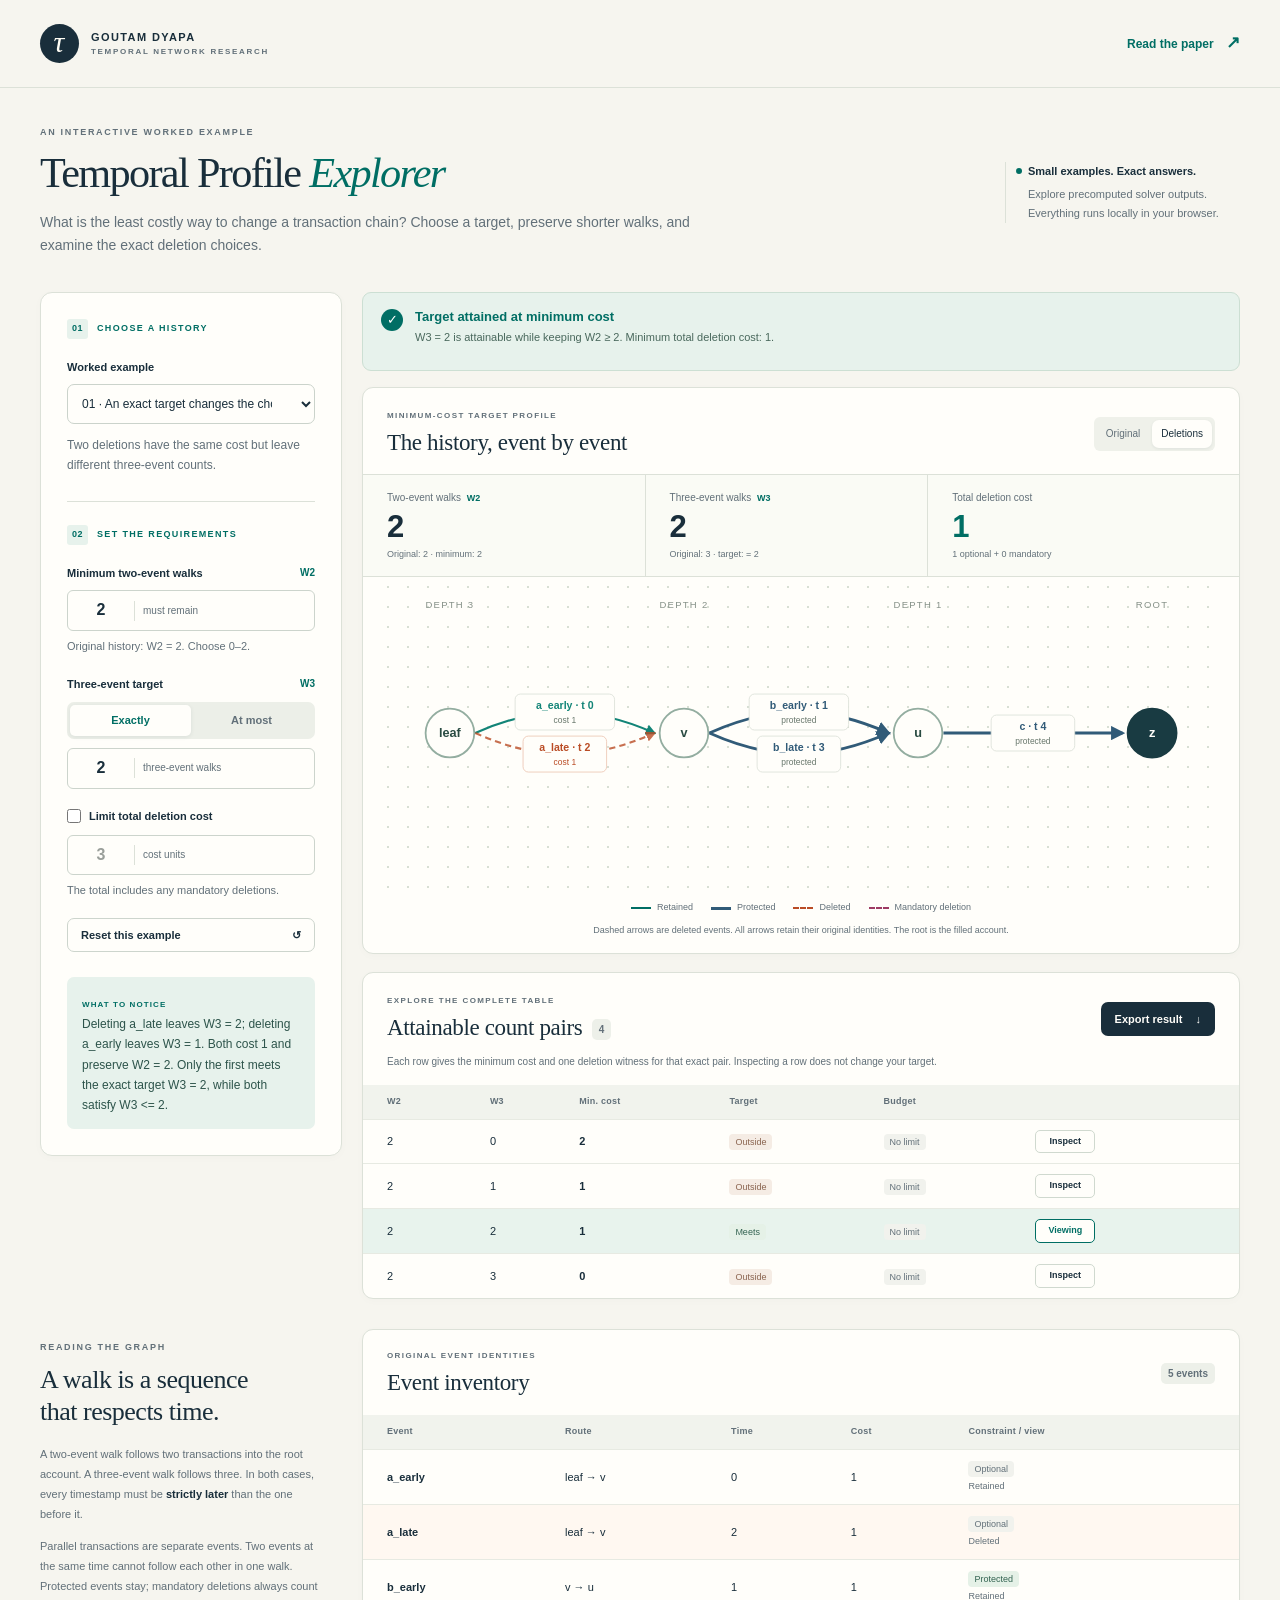
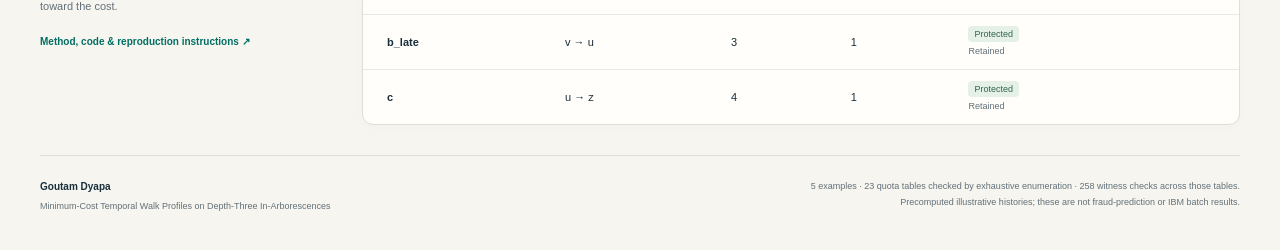
<file: temporal-profiles/explorer/index.html>
<!doctype html>
<html lang="en">
<head>
  <meta charset="utf-8">
  <meta name="viewport" content="width=device-width, initial-scale=1">
  <meta name="description" content="Explore verified minimum-cost deletion profiles for small temporal transaction histories, by Goutam Dyapa.">
  <title>Temporal Profile Explorer · Goutam Dyapa</title>
  <link rel="stylesheet" href="styles.css">
</head>
<body>
  <a class="skip-link" href="#explorer">Skip to the explorer</a>
  <header class="site-header">
    <div class="identity"><span class="brand-mark" aria-hidden="true">τ</span><span>GOUTAM DYAPA<span class="identity-sub">TEMPORAL NETWORK RESEARCH</span></span></div>
    <a class="paper-link" href="https://github.com/gouthamdyapa/counterfactual-fraud-networks/blob/main/temporal-profiles/manuscript/Goutam_Dyapa_Temporal_Walk_Profiles.pdf" target="_blank" rel="noopener">Read the paper <span aria-hidden="true">↗</span></a>
  </header>
  <main>
    <section class="intro" aria-labelledby="page-title">
      <div><p class="eyebrow">AN INTERACTIVE WORKED EXAMPLE</p><h1 id="page-title">Temporal Profile <em>Explorer</em></h1><p class="intro-copy">What is the least costly way to change a transaction chain? Choose a target, preserve shorter walks, and examine the exact deletion choices.</p></div>
      <div class="intro-note"><span class="status-dot" aria-hidden="true"></span><strong>Small examples. Exact answers.</strong><span>Explore precomputed solver outputs.<br>Everything runs locally in your browser.</span></div>
    </section>
    <div id="load-error" class="load-error" role="alert" hidden></div>
    <section class="workspace" id="explorer" aria-label="Temporal profile explorer">
      <aside class="controls-panel" aria-label="Example and target controls">
        <div class="section-label"><span>01</span> CHOOSE A HISTORY</div>
        <label for="example-select">Worked example</label><select id="example-select"></select>
        <p id="example-description" class="muted control-description"></p>
        <div class="control-divider"></div>
        <div class="section-label"><span>02</span> SET THE REQUIREMENTS</div>
        <label for="min-w2">Minimum two-event walks <span class="symbol">W2</span></label>
        <div class="number-control"><input id="min-w2" type="number" min="0" step="1" inputmode="numeric" aria-describedby="quota-help"><span>must remain</span></div>
        <p class="field-help" id="quota-help"></p>
        <fieldset class="target-mode"><legend>Three-event target <span class="symbol">W3</span></legend><div class="segmented"><label><input type="radio" name="target-mode" value="exact" checked><span>Exactly</span></label><label><input type="radio" name="target-mode" value="upper"><span>At most</span></label></div></fieldset>
        <div class="number-control"><label class="sr-only" for="target-w3">Target three-event walk count</label><input id="target-w3" type="number" min="0" step="1" inputmode="numeric"><span>three-event walks</span></div>
        <label class="checkbox-label" for="budget-enabled"><input id="budget-enabled" type="checkbox"><span>Limit total deletion cost</span></label>
        <div class="number-control"><label class="sr-only" for="cost-budget">Total deletion cost limit</label><input id="cost-budget" type="number" value="3" min="0" step="1" inputmode="numeric" disabled><span>cost units</span></div>
        <p class="field-help">The total includes any mandatory deletions.</p>
        <button class="button secondary reset-button" id="reset-example" type="button">Reset this example <span aria-hidden="true">↺</span></button>
        <div class="lesson"><span class="eyebrow">WHAT TO NOTICE</span><p id="example-lesson"></p></div>
      </aside>
      <div class="exploration-panel">
        <div id="result-status" class="result-status" role="status" aria-live="polite"><span class="result-icon" aria-hidden="true">✓</span><div><h2 id="status-title">Loading the examples…</h2><p id="status-description"></p></div></div>
        <section class="graph-panel" aria-labelledby="graph-heading">
          <div class="panel-heading"><div><p class="eyebrow" id="view-label">MINIMUM-COST TARGET PROFILE</p><h2 id="graph-heading">The history, event by event</h2></div><div class="view-toggle" aria-label="Graph view"><button id="view-original" type="button" aria-pressed="false">Original</button><button id="view-witness" type="button" aria-pressed="true">Deletions</button></div></div>
          <div class="metrics" aria-label="Walk counts and deletion cost"><div class="metric"><span>Two-event walks <b>W2</b></span><strong id="metric-w2">—</strong><small id="original-w2"></small></div><div class="metric"><span>Three-event walks <b>W3</b></span><strong id="metric-w3">—</strong><small id="original-w3"></small></div><div class="metric cost-metric"><span>Total deletion cost</span><strong id="metric-cost">—</strong><small id="cost-breakdown"></small></div></div>
          <p class="baseline-note" id="baseline-note" hidden></p>
          <div class="inspection-note" id="inspection-note" hidden><span id="inspection-copy"></span><button id="return-selection" type="button">Return to target result</button></div>
          <div id="graph-container" class="graph-container"><svg id="transaction-graph" role="img" aria-labelledby="graph-title graph-desc"><title id="graph-title">Temporal transaction graph</title><desc id="graph-desc">An event history directed toward a root account.</desc></svg></div>
          <div class="graph-legend" aria-label="Graph legend"><span><i class="legend-line retained"></i>Retained</span><span><i class="legend-line protected"></i>Protected</span><span><i class="legend-line deleted"></i>Deleted</span><span><i class="legend-line forced"></i>Mandatory deletion</span></div>
          <p class="graph-caption" id="graph-caption"></p>
        </section>
        <section class="profiles-panel" aria-labelledby="profiles-heading"><div class="panel-heading"><div><p class="eyebrow">EXPLORE THE COMPLETE TABLE</p><h2 id="profiles-heading">Attainable count pairs <span id="profile-count" class="count-badge"></span></h2></div><button class="button primary" id="download-result" type="button">Export result <span aria-hidden="true">↓</span></button></div><p class="table-help">Each row gives the minimum cost and one deletion witness for that exact pair. Inspecting a row does not change your target.</p><div class="table-scroll"><table class="profiles-table"><thead><tr><th scope="col">W2</th><th scope="col">W3</th><th scope="col">Min. cost</th><th scope="col">Target</th><th scope="col">Budget</th><th scope="col"><span class="sr-only">Inspect profile</span></th></tr></thead><tbody id="profiles-body"></tbody></table></div><p id="profiles-empty" class="empty-state" hidden></p></section>
      </div>
    </section>
    <section class="details-row" aria-label="Explanation and event details">
      <div class="reading-guide"><p class="eyebrow">READING THE GRAPH</p><h2>A walk is a sequence<br> that respects time.</h2><p>A two-event walk follows two transactions into the root account. A three-event walk follows three. In both cases, every timestamp must be <strong>strictly later</strong> than the one before it.</p><p>Parallel transactions are separate events. Two events at the same time cannot follow each other in one walk. Protected events stay; mandatory deletions always count toward the cost.</p><a class="text-link" href="https://github.com/gouthamdyapa/counterfactual-fraud-networks/tree/main/temporal-profiles" target="_blank" rel="noopener">Method, code &amp; reproduction instructions <span aria-hidden="true">↗</span></a></div>
      <section class="events-panel" aria-labelledby="events-heading"><div class="panel-heading"><div><p class="eyebrow">ORIGINAL EVENT IDENTITIES</p><h2 id="events-heading">Event inventory</h2></div><span id="event-count" class="count-badge"></span></div><div class="table-scroll"><table class="events-table"><thead><tr><th scope="col">Event</th><th scope="col">Route</th><th scope="col">Time</th><th scope="col">Cost</th><th scope="col">Constraint / view</th></tr></thead><tbody id="events-body"></tbody></table></div></section>
    </section>
    <footer class="site-footer"><div><strong>Goutam Dyapa</strong><span>Minimum-Cost Temporal Walk Profiles on Depth-Three In-Arborescences</span></div><div class="verification-note"><span id="verification-summary"></span><span>Precomputed illustrative histories; these are not fraud-prediction or IBM batch results.</span></div></footer>
  </main>
  <script src="data.js"></script>
  <script src="app.js"></script>
</body>
</html>
</file>
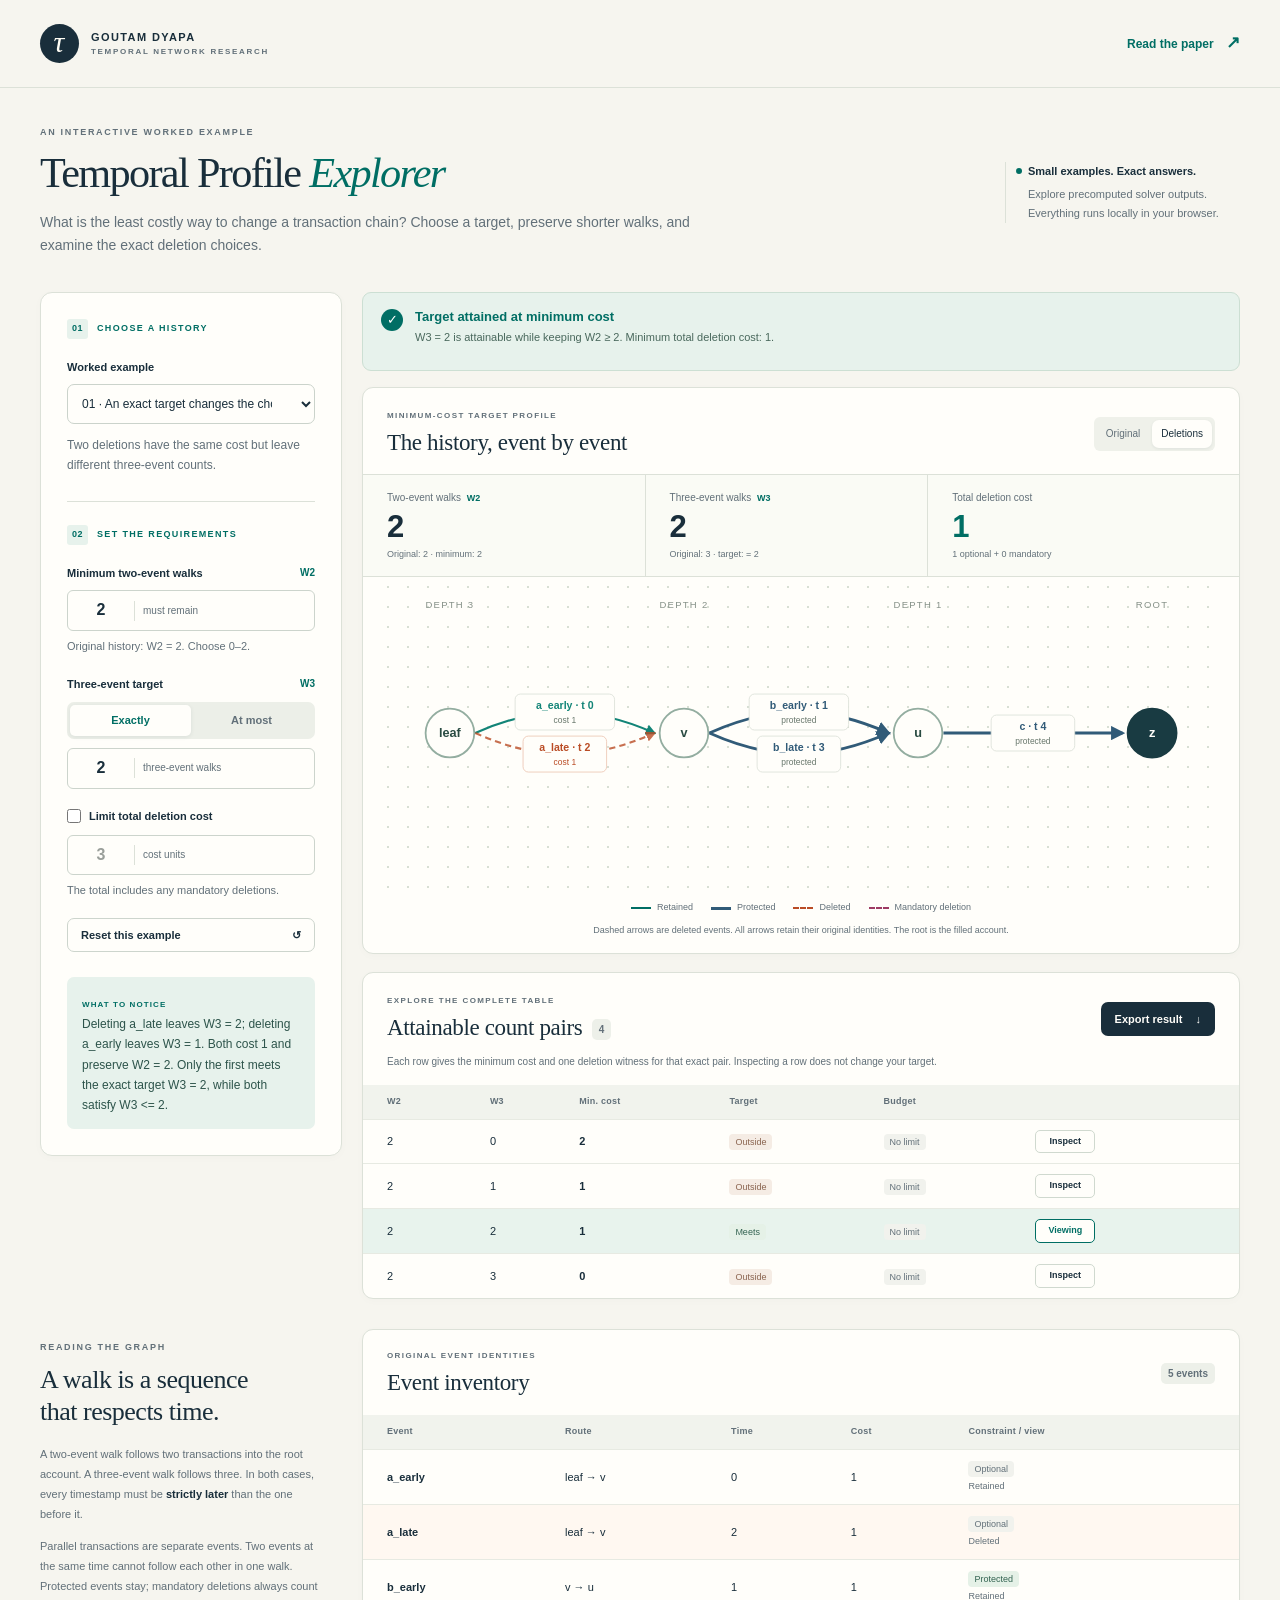
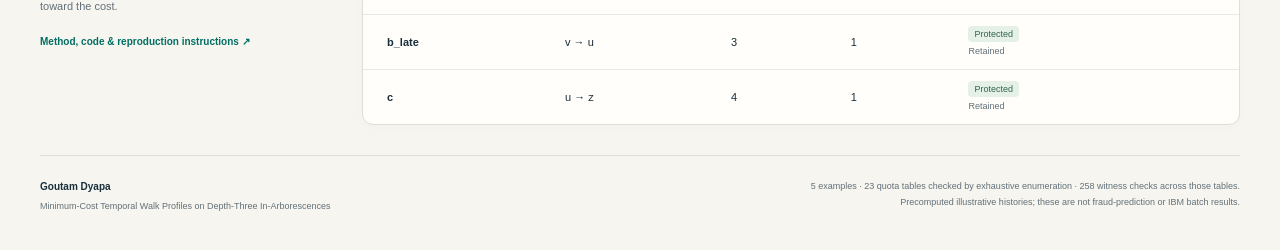
<file: temporal-profiles/explorer/Temporal_Profile_Explorer.html>
<!doctype html>
<html lang="en">
<head>
  <meta charset="utf-8">
  <meta name="viewport" content="width=device-width, initial-scale=1">
  <meta name="description" content="Explore verified minimum-cost deletion profiles for small temporal transaction histories, by Goutam Dyapa.">
  <title>Temporal Profile Explorer · Goutam Dyapa</title>
  <style>
:root{--paper:#f6f5ef;--panel:#fffefa;--ink:#192e3b;--muted:#627079;--teal:#006e64;--teal-soft:#e7f2ec;--line:#dce1d8;--orange:#ba4c25;--orange-soft:#fbebe2;--blue:#315b78;--shadow:0 2px 10px #182f3b05}*{box-sizing:border-box}body{margin:0;background:var(--paper);color:var(--ink);font:14px/1.55 -apple-system,BlinkMacSystemFont,"Segoe UI",sans-serif}button,input,select{font:inherit}button,a,input,select{touch-action:manipulation}button{cursor:pointer}a{color:var(--teal);text-decoration:none}a:hover{text-decoration:underline}button:focus-visible,a:focus-visible,input:focus-visible,select:focus-visible{outline:3px solid #da8a42;outline-offset:3px}button:disabled{cursor:default;opacity:.45}button,input,select{border-radius:7px}input[type=number]{appearance:textfield;-moz-appearance:textfield}input::-webkit-outer-spin-button,input::-webkit-inner-spin-button{-webkit-appearance:none;margin:0}input[type=radio],input[type=checkbox]{accent-color:var(--teal)}[hidden]{display:none!important}.site-header{max-width:1424px;padding:24px 40px;margin:auto;display:flex;justify-content:space-between;align-items:center;border-bottom:1px solid var(--line)}.identity{display:flex;align-items:center;gap:12px;font-size:11px;font-weight:750;letter-spacing:1.4px;line-height:1.55}.identity-sub{display:block;font-size:8px;letter-spacing:1.7px;color:var(--muted)}.brand-mark{width:39px;height:39px;border-radius:50%;display:grid;place-items:center;background:var(--ink);color:#fffdf5;font:italic 30px Georgia,serif;padding-bottom:4px}.paper-link{font-size:12px;font-weight:650}.paper-link span{font-size:17px;margin-left:9px}main{max-width:1424px;margin:auto;padding:0 40px}.intro{display:flex;align-items:center;justify-content:space-between;gap:40px;padding:38px 0 34px}.eyebrow{font-size:9px;font-weight:750;letter-spacing:1.7px;margin:0 0 9px;color:var(--muted)}h1{font:normal clamp(35px,3.3vw,50px)/1.13 Georgia,"Times New Roman",serif;letter-spacing:-1.65px;margin:0 0 14px}h1 em{font-weight:normal;color:var(--teal)}.intro-copy{max-width:660px;font-size:14px;color:var(--muted);margin:0;line-height:1.7}.intro-note{flex:0 0 235px;padding-left:22px;border-left:1px solid var(--line);font-size:11px;line-height:1.7;position:relative}.intro-note strong{display:block;font-size:11px;margin-bottom:5px}.intro-note>span:last-child{color:var(--muted)}.status-dot{display:inline-block;width:6px;height:6px;border-radius:50%;background:var(--teal);position:absolute;left:10px;top:6px}.workspace{display:grid;grid-template-columns:280px minmax(0,1fr);gap:20px;align-items:start}.controls-panel{background:var(--panel);border:1px solid var(--line);border-radius:12px;padding:24px;box-shadow:var(--shadow)}.section-label{color:var(--teal);font-weight:750;font-size:9px;letter-spacing:1.35px;display:flex;align-items:center;gap:9px;margin-bottom:20px}.section-label>span{font-size:9px;background:var(--teal-soft);padding:3px 5px;border-radius:3px;letter-spacing:.5px}label,legend{font-size:11px;font-weight:650}label[for=example-select],label[for=min-w2]{display:block;margin-bottom:8px}select{width:100%;border:1px solid #cbd3cb;background:#fffefa;color:var(--ink);font-size:12px;padding:11px 26px 11px 10px;cursor:pointer}.control-description{font-size:11px;line-height:1.65;margin:12px 0 0;min-height:42px}.muted{color:var(--muted)}.control-divider{height:1px;background:var(--line);margin:23px 0}.symbol{float:right;font-size:10px;font-weight:700;color:var(--teal)}.number-control{display:flex;border:1px solid #ccd4cc;align-items:center;background:#fffefa;border-radius:6px;min-height:40px;overflow:hidden}.number-control:focus-within{box-shadow:0 0 0 2px #006e641a;border-color:var(--teal)}.number-control input{width:66px;border:0;background:transparent;text-align:center;font-size:16px;font-weight:650;color:var(--ink);padding:7px 4px;outline:0}.number-control input:disabled{color:#9a9f9a}.number-control>span{font-size:10px;color:var(--muted);padding:0 8px;border-left:1px solid var(--line);line-height:20px}.field-help{font-size:10px;color:var(--muted);line-height:1.6;margin:7px 0 18px}.target-mode{padding:0;border:0;margin:20px 0 9px}.target-mode legend{width:100%;padding:0;margin-bottom:9px}.segmented{display:flex;padding:3px;background:#ecefe8;border-radius:7px}.segmented label{flex:1;position:relative;cursor:pointer;text-align:center}.segmented input{position:absolute;opacity:0;width:1px;height:1px}.segmented span{display:block;padding:7px 8px;border-radius:5px;color:var(--muted);font-size:11px}.segmented input:checked+span{background:var(--panel);color:var(--teal);box-shadow:0 1px 4px #192e3b15}.segmented input:focus-visible+span{outline:3px solid #da8a42}.checkbox-label{display:flex;align-items:center;gap:8px;margin:19px 0 10px;font-size:11px;cursor:pointer}.checkbox-label input{width:14px;height:14px;margin:0}.button{border:1px solid transparent;padding:9px 13px;font-size:11px;font-weight:650;line-height:1.3;white-space:nowrap}.button span{margin-left:10px}.primary{background:var(--ink);color:#fffefa}.primary:hover{background:var(--teal)}.secondary{background:transparent;border-color:#cdd5cd;color:var(--ink)}.secondary:hover{background:#eff2eb}.reset-button{width:100%;margin-top:2px;display:flex;justify-content:space-between}.lesson{background:var(--teal-soft);padding:15px 15px 13px;border-radius:7px;margin-top:25px}.lesson .eyebrow{font-size:8px;color:var(--teal);letter-spacing:1.1px}.lesson p{font-size:11px;color:#2d544b;margin:0;line-height:1.7}.exploration-panel{min-width:0}.result-status{padding:14px 18px;background:var(--teal-soft);border:1px solid #ccdfd3;border-radius:9px;display:flex;align-items:flex-start;gap:12px;min-height:79px;margin-bottom:16px}.result-icon{width:22px;height:22px;flex:0 0 22px;border-radius:50%;background:var(--teal);color:white;text-align:center;font-size:13px;line-height:22px;margin-top:2px}.result-status h2{font:650 13px/1.5 -apple-system,BlinkMacSystemFont,"Segoe UI",sans-serif;margin:0 0 2px;color:var(--teal)}.result-status p{font-size:11px;margin:0;color:#49685c}.result-status.warning{background:#fff4e9;border-color:#ecd7bd}.result-status.warning .result-icon{background:#9a5b20}.result-status.warning h2{color:#88501c}.result-status.warning p{color:#7d654e}.result-status.error{background:var(--orange-soft);border-color:#eccfbe}.result-status.error .result-icon{background:var(--orange)}.result-status.error h2{color:#9e3e21}.result-status.error p{color:#855d49}.graph-panel,.profiles-panel,.events-panel{background:var(--panel);border:1px solid var(--line);border-radius:11px;box-shadow:var(--shadow);overflow:hidden}.panel-heading{display:flex;align-items:center;justify-content:space-between;gap:16px;padding:22px 24px 17px}.panel-heading .eyebrow{font-size:8px;margin-bottom:6px;letter-spacing:1.4px}.panel-heading h2{font:normal 23px/1.25 Georgia,"Times New Roman",serif;letter-spacing:-.35px;margin:0}.view-toggle{display:flex;gap:3px;background:#eff1ea;padding:3px;border-radius:6px;align-self:center}.view-toggle button{border:0;background:transparent;font-size:10px;color:var(--muted);padding:6px 9px;white-space:nowrap}.view-toggle button[aria-pressed=true]{color:var(--ink);background:#fffefa;box-shadow:0 1px 3px #192e3b14}.metrics{display:grid;grid-template-columns:1fr 1fr 1.1fr;border-top:1px solid var(--line);border-bottom:1px solid var(--line);background:#fafbf5}.metric{padding:15px 24px 14px;border-right:1px solid var(--line)}.metric:last-child{border-right:0}.metric>span{font-size:10px;color:var(--muted);display:block}.metric>span b{font-size:9px;color:var(--teal);font-weight:650;padding-left:3px}.metric>strong{font-size:31px;line-height:1.35;font-weight:550;letter-spacing:-1px;display:block;font-variant-numeric:tabular-nums}.metric>small{font-size:9px;color:var(--muted);display:block}.cost-metric>strong{color:var(--teal)}.baseline-note{padding:10px 23px;margin:0;font-size:10px;color:#8a482e;border-bottom:1px solid #eed7c6;background:#fff5e9}.inspection-note{padding:11px 23px;background:#edf2f6;border-bottom:1px solid #d7e0e6;font-size:10px;display:flex;align-items:center;justify-content:space-between;gap:14px;color:#34586a}.inspection-note button{border:0;background:transparent;color:#245773;text-decoration:underline;font-size:10px;padding:0;text-align:right;flex-shrink:0}.graph-container{background-image:radial-gradient(#d8dfd4 1px,transparent 1px);background-size:20px 20px;margin:0 15px;padding:8px 0;min-height:276px}#transaction-graph{display:block;width:100%;height:auto;overflow:visible}.graph-legend{display:flex;justify-content:center;flex-wrap:wrap;gap:10px 18px;font-size:9px;color:var(--muted);padding:12px 16px 0}.graph-legend>span{display:flex;align-items:center;gap:6px}.legend-line{display:inline-block;width:20px;height:0;border-top:2px solid var(--teal)}.legend-line.protected{border-color:var(--blue);border-top-width:3px}.legend-line.deleted{border-color:var(--orange);border-top-style:dashed}.legend-line.forced{border-color:#9e3b64;border-top-style:dashed}.graph-caption{color:var(--muted);font-size:9px;line-height:1.7;text-align:center;padding:0 23px 15px;margin:8px 0 0}.profiles-panel{margin-top:18px}.profiles-panel .panel-heading{padding-bottom:11px}.count-badge{display:inline-block;padding:2px 7px;background:#edf0e9;border-radius:5px;font:600 10px/1.7 -apple-system,BlinkMacSystemFont,"Segoe UI",sans-serif;color:var(--muted);vertical-align:middle;margin-left:4px;letter-spacing:0}.table-help{font-size:10px;line-height:1.6;color:var(--muted);padding:0 24px;margin:0 0 15px;max-width:690px}.table-scroll{overflow:auto;max-height:335px;scrollbar-width:thin}table{width:100%;border-collapse:collapse;text-align:left;font-size:11px}th{font-size:9px;font-weight:650;letter-spacing:.25px;color:var(--muted);background:#f1f3ed;position:sticky;top:0;z-index:1;white-space:nowrap}th,td{padding:10px 13px;border-bottom:1px solid #e7eae2}th:first-child,td:first-child{padding-left:24px}th:last-child,td:last-child{padding-right:24px}td{font-variant-numeric:tabular-nums}tbody tr:last-child td{border-bottom:0}.profiles-table tbody tr.active{background:#e8f3ed}.profiles-table tbody tr.inspected{background:#edf2f6}.profiles-table td:nth-child(3){font-weight:650}.profile-view{border:1px solid #d0d9cf;background:transparent;font-size:9px;font-weight:600;padding:4px 9px;min-width:60px;color:var(--ink);border-radius:5px}.profile-view:hover{border-color:var(--teal);color:var(--teal)}.profile-view[aria-pressed=true]{border-color:var(--teal);color:var(--teal);background:#fffefa}.badge{font-size:9px;border-radius:4px;padding:3px 6px;white-space:nowrap}.badge.pass{background:#e5f1e7;color:#346452}.badge.no{color:#8a644f;background:#f5ece4}.badge.neutral{color:var(--muted);background:#f1f2ed}.empty-state{padding:25px;text-align:center;font-size:12px;color:var(--muted);margin:0}.details-row{display:grid;grid-template-columns:280px minmax(0,1fr);gap:20px;padding:30px 0}.reading-guide{padding:12px 8px 0 0}.reading-guide h2{font:normal 26px/1.23 Georgia,"Times New Roman",serif;letter-spacing:-.5px;margin:0 0 17px}.reading-guide p:not(.eyebrow){font-size:11px;color:var(--muted);line-height:1.8;margin:0 0 13px}.reading-guide strong{color:var(--ink);font-weight:600}.text-link{font-size:10px;font-weight:650;display:inline-block;margin-top:4px}.events-panel .panel-heading{padding-top:20px;padding-bottom:18px}.events-table .event-id{display:block;color:var(--muted);font-size:9px;max-width:190px;overflow-wrap:anywhere}.events-table td:nth-child(2){white-space:nowrap}.events-table .event-alias{font-weight:650}.events-table .removed{background:#fff8f1}.events-table .forced-row{background:#fbedf2}.events-table .state-text{font-size:9px;display:block;color:var(--muted);margin-top:3px}.site-footer{border-top:1px solid var(--line);display:flex;justify-content:space-between;align-items:flex-start;gap:35px;padding:23px 0 35px;font-size:9px;color:var(--muted)}.site-footer strong{display:block;color:var(--ink);font-size:10px;margin-bottom:4px;font-weight:650}.site-footer span{display:block;line-height:1.75}.verification-note{text-align:right;max-width:500px}.load-error{border:1px solid #ddad98;background:#fff1e6;padding:25px;border-radius:10px;margin-bottom:25px}.skip-link{position:absolute;top:-50px;left:12px;background:var(--ink);color:white;padding:10px;z-index:10}.skip-link:focus{top:8px}.sr-only{position:absolute!important;width:1px;height:1px;padding:0;margin:-1px;overflow:hidden;clip:rect(0,0,0,0);white-space:nowrap;border:0}.edge-label text{font-family:-apple-system,BlinkMacSystemFont,"Segoe UI",sans-serif}.graph-node text{font-family:-apple-system,BlinkMacSystemFont,"Segoe UI",sans-serif}.node-level-label{font:9px -apple-system,BlinkMacSystemFont,"Segoe UI",sans-serif;letter-spacing:1.2px;fill:#859087;text-anchor:middle}
@media(min-width:1250px){.workspace,.details-row{grid-template-columns:302px minmax(0,1fr)}.controls-panel{padding:26px}.control-description,.lesson p{font-size:12px}.field-help{font-size:11px}.reading-guide{padding-right:18px}}
@media(max-width:1000px){main{padding:0 24px}.site-header{padding:20px 24px}.intro{gap:24px;padding-top:28px}.intro-note{display:none}.workspace,.details-row{grid-template-columns:250px minmax(0,1fr);gap:16px}.controls-panel{padding:20px}.panel-heading{padding:18px;gap:10px}.panel-heading h2{font-size:21px}.metric{padding:12px 16px}.metric>span{font-size:9px}.metric>strong{font-size:29px}.view-toggle button{font-size:9px;padding:6px}.panel-heading .eyebrow{font-size:7px}.table-help{padding:0 18px}.button{padding:8px 10px}.graph-container{margin:0 10px}}
@media(max-width:760px){main{padding:0 16px}.site-header{padding:17px 16px}.identity{font-size:9px;letter-spacing:1.1px}.identity-sub{font-size:7px;letter-spacing:1px}.brand-mark{width:33px;height:33px;font-size:25px}.paper-link{font-size:10px}.intro{padding:27px 0 24px}h1{font-size:36px;letter-spacing:-1.2px;max-width:420px}.intro-copy{font-size:12px;max-width:560px}.eyebrow{font-size:8px}.workspace,.details-row{grid-template-columns:1fr}.controls-panel{display:grid;grid-template-columns:1fr 1fr;gap:0 18px;padding:20px}.controls-panel>.section-label,.controls-panel>label[for=example-select],.controls-panel>select,.controls-panel>.control-description,.controls-panel>.control-divider,.controls-panel>.lesson{grid-column:1/-1}.controls-panel>.section-label{margin-bottom:12px}.controls-panel>.section-label:nth-of-type(2){margin-bottom:16px}.controls-panel>label[for=min-w2]{grid-column:1;grid-row:7;align-self:end}.controls-panel>.number-control:nth-of-type(3){grid-column:1;grid-row:8}.controls-panel>#quota-help{grid-column:1;grid-row:9}.controls-panel>.target-mode{grid-column:2;grid-row:7;margin:0 0 8px}.controls-panel>.target-mode legend{margin-bottom:7px}.controls-panel>.target-mode+.number-control{grid-column:2;grid-row:8}.controls-panel>.checkbox-label{grid-column:1;grid-row:10;margin:4px 0 9px}.controls-panel>.checkbox-label+.number-control{grid-column:1;grid-row:11}.controls-panel>.checkbox-label+.number-control+.field-help{grid-column:1;grid-row:12;margin-bottom:0}.controls-panel>.reset-button{grid-column:2;grid-row:11;align-self:start;min-height:40px}.control-description{min-height:0;margin-top:9px}.control-divider{margin:18px 0}.lesson{margin-top:18px}.lesson p{font-size:11px}.number-control>span{font-size:9px;padding:0 6px}.number-control input{width:52px}.section-label{font-size:8px}.target-mode legend,label[for=min-w2]{font-size:10px}.symbol{font-size:9px}.field-help{font-size:9px}.checkbox-label{font-size:10px}.segmented span{font-size:10px;padding:6px}.result-status{margin-bottom:14px}.graph-panel .panel-heading{padding:18px 17px;align-items:flex-start}.graph-panel .panel-heading h2{font-size:21px;max-width:190px}.view-toggle{margin-top:3px}.metric{padding:12px 15px}.metric>strong{font-size:28px}.metric>small{font-size:8px}.metric>span{font-size:8px}.metrics{grid-template-columns:1fr 1fr 1.05fr}.graph-container{margin:0 6px}.graph-legend{gap:8px 13px;font-size:8px}.profiles-panel .panel-heading{gap:6px;padding-left:17px;padding-right:17px}.profiles-panel h2{font-size:21px}.profiles-panel .button{font-size:9px;padding:8px}.profiles-panel .button span{margin-left:3px}.profile-count{font-size:9px}.table-help{padding-left:17px;padding-right:17px;font-size:10px}th,td{padding:9px 8px}th:first-child,td:first-child{padding-left:17px}th:last-child,td:last-child{padding-right:17px}.table-scroll{max-height:310px}.details-row{padding:25px 0;gap:22px}.reading-guide{padding:0 4px;max-width:600px}.reading-guide h2{font-size:26px}.reading-guide h2 br{display:none}.reading-guide p:not(.eyebrow){font-size:12px}.reading-guide .text-link{font-size:11px}.events-panel .panel-heading{padding-left:17px}.events-table{font-size:10px}.events-table .event-id{max-width:105px;font-size:8px}.events-table .badge{font-size:8px;padding:3px 4px}.site-footer{display:block;padding-top:20px}.verification-note{text-align:left;margin-top:12px}.baseline-note{padding:10px 17px;font-size:10px}.inspection-note{display:block;padding:11px 17px}.inspection-note button{display:block;margin-top:6px}.intro-note{display:none}}
@media(max-width:760px){.controls-panel>label[for=min-w2]+.number-control{grid-column:1;grid-row:8}}
@media(prefers-reduced-motion:no-preference){button,a{transition:background .15s,color .15s,border-color .15s}.graph-node circle{transition:fill .2s}}

</style>
</head>
<body>
  <a class="skip-link" href="#explorer">Skip to the explorer</a>
  <header class="site-header">
    <div class="identity"><span class="brand-mark" aria-hidden="true">τ</span><span>GOUTAM DYAPA<span class="identity-sub">TEMPORAL NETWORK RESEARCH</span></span></div>
    <a class="paper-link" href="https://github.com/gouthamdyapa/counterfactual-fraud-networks/blob/main/temporal-profiles/manuscript/Goutam_Dyapa_Temporal_Walk_Profiles.pdf" target="_blank" rel="noopener">Read the paper <span aria-hidden="true">↗</span></a>
  </header>
  <main>
    <section class="intro" aria-labelledby="page-title">
      <div><p class="eyebrow">AN INTERACTIVE WORKED EXAMPLE</p><h1 id="page-title">Temporal Profile <em>Explorer</em></h1><p class="intro-copy">What is the least costly way to change a transaction chain? Choose a target, preserve shorter walks, and examine the exact deletion choices.</p></div>
      <div class="intro-note"><span class="status-dot" aria-hidden="true"></span><strong>Small examples. Exact answers.</strong><span>Explore precomputed solver outputs.<br>Everything runs locally in your browser.</span></div>
    </section>
    <div id="load-error" class="load-error" role="alert" hidden></div>
    <section class="workspace" id="explorer" aria-label="Temporal profile explorer">
      <aside class="controls-panel" aria-label="Example and target controls">
        <div class="section-label"><span>01</span> CHOOSE A HISTORY</div>
        <label for="example-select">Worked example</label><select id="example-select"></select>
        <p id="example-description" class="muted control-description"></p>
        <div class="control-divider"></div>
        <div class="section-label"><span>02</span> SET THE REQUIREMENTS</div>
        <label for="min-w2">Minimum two-event walks <span class="symbol">W2</span></label>
        <div class="number-control"><input id="min-w2" type="number" min="0" step="1" inputmode="numeric" aria-describedby="quota-help"><span>must remain</span></div>
        <p class="field-help" id="quota-help"></p>
        <fieldset class="target-mode"><legend>Three-event target <span class="symbol">W3</span></legend><div class="segmented"><label><input type="radio" name="target-mode" value="exact" checked><span>Exactly</span></label><label><input type="radio" name="target-mode" value="upper"><span>At most</span></label></div></fieldset>
        <div class="number-control"><label class="sr-only" for="target-w3">Target three-event walk count</label><input id="target-w3" type="number" min="0" step="1" inputmode="numeric"><span>three-event walks</span></div>
        <label class="checkbox-label" for="budget-enabled"><input id="budget-enabled" type="checkbox"><span>Limit total deletion cost</span></label>
        <div class="number-control"><label class="sr-only" for="cost-budget">Total deletion cost limit</label><input id="cost-budget" type="number" value="3" min="0" step="1" inputmode="numeric" disabled><span>cost units</span></div>
        <p class="field-help">The total includes any mandatory deletions.</p>
        <button class="button secondary reset-button" id="reset-example" type="button">Reset this example <span aria-hidden="true">↺</span></button>
        <div class="lesson"><span class="eyebrow">WHAT TO NOTICE</span><p id="example-lesson"></p></div>
      </aside>
      <div class="exploration-panel">
        <div id="result-status" class="result-status" role="status" aria-live="polite"><span class="result-icon" aria-hidden="true">✓</span><div><h2 id="status-title">Loading the examples…</h2><p id="status-description"></p></div></div>
        <section class="graph-panel" aria-labelledby="graph-heading">
          <div class="panel-heading"><div><p class="eyebrow" id="view-label">MINIMUM-COST TARGET PROFILE</p><h2 id="graph-heading">The history, event by event</h2></div><div class="view-toggle" aria-label="Graph view"><button id="view-original" type="button" aria-pressed="false">Original</button><button id="view-witness" type="button" aria-pressed="true">Deletions</button></div></div>
          <div class="metrics" aria-label="Walk counts and deletion cost"><div class="metric"><span>Two-event walks <b>W2</b></span><strong id="metric-w2">—</strong><small id="original-w2"></small></div><div class="metric"><span>Three-event walks <b>W3</b></span><strong id="metric-w3">—</strong><small id="original-w3"></small></div><div class="metric cost-metric"><span>Total deletion cost</span><strong id="metric-cost">—</strong><small id="cost-breakdown"></small></div></div>
          <p class="baseline-note" id="baseline-note" hidden></p>
          <div class="inspection-note" id="inspection-note" hidden><span id="inspection-copy"></span><button id="return-selection" type="button">Return to target result</button></div>
          <div id="graph-container" class="graph-container"><svg id="transaction-graph" role="img" aria-labelledby="graph-title graph-desc"><title id="graph-title">Temporal transaction graph</title><desc id="graph-desc">An event history directed toward a root account.</desc></svg></div>
          <div class="graph-legend" aria-label="Graph legend"><span><i class="legend-line retained"></i>Retained</span><span><i class="legend-line protected"></i>Protected</span><span><i class="legend-line deleted"></i>Deleted</span><span><i class="legend-line forced"></i>Mandatory deletion</span></div>
          <p class="graph-caption" id="graph-caption"></p>
        </section>
        <section class="profiles-panel" aria-labelledby="profiles-heading"><div class="panel-heading"><div><p class="eyebrow">EXPLORE THE COMPLETE TABLE</p><h2 id="profiles-heading">Attainable count pairs <span id="profile-count" class="count-badge"></span></h2></div><button class="button primary" id="download-result" type="button">Export result <span aria-hidden="true">↓</span></button></div><p class="table-help">Each row gives the minimum cost and one deletion witness for that exact pair. Inspecting a row does not change your target.</p><div class="table-scroll"><table class="profiles-table"><thead><tr><th scope="col">W2</th><th scope="col">W3</th><th scope="col">Min. cost</th><th scope="col">Target</th><th scope="col">Budget</th><th scope="col"><span class="sr-only">Inspect profile</span></th></tr></thead><tbody id="profiles-body"></tbody></table></div><p id="profiles-empty" class="empty-state" hidden></p></section>
      </div>
    </section>
    <section class="details-row" aria-label="Explanation and event details">
      <div class="reading-guide"><p class="eyebrow">READING THE GRAPH</p><h2>A walk is a sequence<br> that respects time.</h2><p>A two-event walk follows two transactions into the root account. A three-event walk follows three. In both cases, every timestamp must be <strong>strictly later</strong> than the one before it.</p><p>Parallel transactions are separate events. Two events at the same time cannot follow each other in one walk. Protected events stay; mandatory deletions always count toward the cost.</p><a class="text-link" href="https://github.com/gouthamdyapa/counterfactual-fraud-networks/tree/main/temporal-profiles" target="_blank" rel="noopener">Method, code &amp; reproduction instructions <span aria-hidden="true">↗</span></a></div>
      <section class="events-panel" aria-labelledby="events-heading"><div class="panel-heading"><div><p class="eyebrow">ORIGINAL EVENT IDENTITIES</p><h2 id="events-heading">Event inventory</h2></div><span id="event-count" class="count-badge"></span></div><div class="table-scroll"><table class="events-table"><thead><tr><th scope="col">Event</th><th scope="col">Route</th><th scope="col">Time</th><th scope="col">Cost</th><th scope="col">Constraint / view</th></tr></thead><tbody id="events-body"></tbody></table></div></section>
    </section>
    <footer class="site-footer"><div><strong>Goutam Dyapa</strong><span>Minimum-Cost Temporal Walk Profiles on Depth-Three In-Arborescences</span></div><div class="verification-note"><span id="verification-summary"></span><span>Precomputed illustrative histories; these are not fraud-prediction or IBM batch results.</span></div></footer>
  </main>
  <script>
window.TEMPORAL_EXPLORER_DATA = {
  "cases": [
    {
      "default_budget": null,
      "default_mode": "exact",
      "default_quota": 2,
      "default_target": 2,
      "description": "Two deletions have the same cost but leave different three-event counts.",
      "events": [
        {
          "cost": 1,
          "id": "a_early",
          "source": "leaf",
          "status": "optional",
          "target": "v",
          "time": 0
        },
        {
          "cost": 1,
          "id": "a_late",
          "source": "leaf",
          "status": "optional",
          "target": "v",
          "time": 2
        },
        {
          "cost": 1,
          "id": "b_early",
          "source": "v",
          "status": "keep",
          "target": "u",
          "time": 1
        },
        {
          "cost": 1,
          "id": "b_late",
          "source": "v",
          "status": "keep",
          "target": "u",
          "time": 3
        },
        {
          "cost": 1,
          "id": "c",
          "source": "u",
          "status": "keep",
          "target": "z",
          "time": 4
        }
      ],
      "id": "nonmonotone",
      "lesson": "Deleting a_late leaves W3 = 2; deleting a_early leaves W3 = 1. Both cost 1 and preserve W2 = 2. Only the first meets the exact target W3 = 2, while both satisfy W3 \u003c= 2.",
      "original": {
        "w2": 2,
        "w3": 3
      },
      "quotas": [
        {
          "R": 2,
          "baseline": {
            "w2": 2,
            "w3": 3
          },
          "forced_cost": 0,
          "min_w2": 0,
          "profiles": [
            {
              "deleted_ids": [
                "a_early",
                "a_late"
              ],
              "loss": 0,
              "optional_cost": 2,
              "total_cost": 2,
              "w2": 2,
              "w3": 0
            },
            {
              "deleted_ids": [
                "a_early"
              ],
              "loss": 0,
              "optional_cost": 1,
              "total_cost": 1,
              "w2": 2,
              "w3": 1
            },
            {
              "deleted_ids": [
                "a_late"
              ],
              "loss": 0,
              "optional_cost": 1,
              "total_cost": 1,
              "w2": 2,
              "w3": 2
            },
            {
              "deleted_ids": [],
              "loss": 0,
              "optional_cost": 0,
              "total_cost": 0,
              "w2": 2,
              "w3": 3
            }
          ],
          "status": "ok"
        },
        {
          "R": 1,
          "baseline": {
            "w2": 2,
            "w3": 3
          },
          "forced_cost": 0,
          "min_w2": 1,
          "profiles": [
            {
              "deleted_ids": [
                "a_early",
                "a_late"
              ],
              "loss": 0,
              "optional_cost": 2,
              "total_cost": 2,
              "w2": 2,
              "w3": 0
            },
            {
              "deleted_ids": [
                "a_early"
              ],
              "loss": 0,
              "optional_cost": 1,
              "total_cost": 1,
              "w2": 2,
              "w3": 1
            },
            {
              "deleted_ids": [
                "a_late"
              ],
              "loss": 0,
              "optional_cost": 1,
              "total_cost": 1,
              "w2": 2,
              "w3": 2
            },
            {
              "deleted_ids": [],
              "loss": 0,
              "optional_cost": 0,
              "total_cost": 0,
              "w2": 2,
              "w3": 3
            }
          ],
          "status": "ok"
        },
        {
          "R": 0,
          "baseline": {
            "w2": 2,
            "w3": 3
          },
          "forced_cost": 0,
          "min_w2": 2,
          "profiles": [
            {
              "deleted_ids": [
                "a_early",
                "a_late"
              ],
              "loss": 0,
              "optional_cost": 2,
              "total_cost": 2,
              "w2": 2,
              "w3": 0
            },
            {
              "deleted_ids": [
                "a_early"
              ],
              "loss": 0,
              "optional_cost": 1,
              "total_cost": 1,
              "w2": 2,
              "w3": 1
            },
            {
              "deleted_ids": [
                "a_late"
              ],
              "loss": 0,
              "optional_cost": 1,
              "total_cost": 1,
              "w2": 2,
              "w3": 2
            },
            {
              "deleted_ids": [],
              "loss": 0,
              "optional_cost": 0,
              "total_cost": 0,
              "w2": 2,
              "w3": 3
            }
          ],
          "status": "ok"
        }
      ],
      "root": "z",
      "source_path": "implementation/examples/nonmonotone.json",
      "title": "An exact target changes the choice",
      "verification": {
        "legal_subsets": 4,
        "profile_witnesses": 12,
        "quota_tables": 3
      }
    },
    {
      "default_budget": null,
      "default_mode": "exact",
      "default_quota": 1,
      "default_target": 1,
      "description": "Two early events have the same count effect but very different deletion costs.",
      "events": [
        {
          "cost": 100,
          "id": "a_early_expensive",
          "source": "leaf",
          "status": "optional",
          "target": "v",
          "time": 0
        },
        {
          "cost": 1,
          "id": "a_late_cheap",
          "source": "leaf",
          "status": "optional",
          "target": "v",
          "time": 2
        },
        {
          "cost": 1,
          "id": "b",
          "source": "v",
          "status": "keep",
          "target": "u",
          "time": 3
        },
        {
          "cost": 1,
          "id": "c",
          "source": "u",
          "status": "keep",
          "target": "z",
          "time": 4
        }
      ],
      "id": "weighted_a",
      "lesson": "Either optional A-event deletion leaves W3 = 1 and W2 = 1. The solver chooses a_late_cheap, which costs 1 instead of 100.",
      "original": {
        "w2": 1,
        "w3": 2
      },
      "quotas": [
        {
          "R": 1,
          "baseline": {
            "w2": 1,
            "w3": 2
          },
          "forced_cost": 0,
          "min_w2": 0,
          "profiles": [
            {
              "deleted_ids": [
                "a_early_expensive",
                "a_late_cheap"
              ],
              "loss": 0,
              "optional_cost": 101,
              "total_cost": 101,
              "w2": 1,
              "w3": 0
            },
            {
              "deleted_ids": [
                "a_late_cheap"
              ],
              "loss": 0,
              "optional_cost": 1,
              "total_cost": 1,
              "w2": 1,
              "w3": 1
            },
            {
              "deleted_ids": [],
              "loss": 0,
              "optional_cost": 0,
              "total_cost": 0,
              "w2": 1,
              "w3": 2
            }
          ],
          "status": "ok"
        },
        {
          "R": 0,
          "baseline": {
            "w2": 1,
            "w3": 2
          },
          "forced_cost": 0,
          "min_w2": 1,
          "profiles": [
            {
              "deleted_ids": [
                "a_early_expensive",
                "a_late_cheap"
              ],
              "loss": 0,
              "optional_cost": 101,
              "total_cost": 101,
              "w2": 1,
              "w3": 0
            },
            {
              "deleted_ids": [
                "a_late_cheap"
              ],
              "loss": 0,
              "optional_cost": 1,
              "total_cost": 1,
              "w2": 1,
              "w3": 1
            },
            {
              "deleted_ids": [],
              "loss": 0,
              "optional_cost": 0,
              "total_cost": 0,
              "w2": 1,
              "w3": 2
            }
          ],
          "status": "ok"
        }
      ],
      "root": "z",
      "source_path": "implementation/examples/weighted_a.json",
      "title": "The cheaper deletion wins",
      "verification": {
        "legal_subsets": 4,
        "profile_witnesses": 6,
        "quota_tables": 2
      }
    },
    {
      "default_budget": null,
      "default_mode": "exact",
      "default_quota": 2,
      "default_target": 3,
      "description": "Two parallel final events share a timestamp and contribute walks in blocks of two.",
      "events": [
        {
          "cost": 1,
          "id": "a",
          "source": "leaf",
          "status": "keep",
          "target": "v",
          "time": 0
        },
        {
          "cost": 1,
          "id": "b_early",
          "source": "v",
          "status": "keep",
          "target": "u",
          "time": 1
        },
        {
          "cost": 1,
          "id": "b_late",
          "source": "v",
          "status": "keep",
          "target": "u",
          "time": 3
        },
        {
          "cost": 100,
          "id": "c_first_expensive",
          "source": "u",
          "status": "optional",
          "target": "z",
          "time": 4
        },
        {
          "cost": 1,
          "id": "c_second_cheap",
          "source": "u",
          "status": "optional",
          "target": "z",
          "time": 4
        }
      ],
      "id": "weighted_c",
      "lesson": "With W2 >= 2, only W3 = 2 and W3 = 4 are attainable. An exact target of 3 is impossible at any cost, but the upper bound W3 \u003c= 3 is met by deleting c_second_cheap at cost 1. The parallel events keep distinct IDs.",
      "original": {
        "w2": 4,
        "w3": 4
      },
      "quotas": [
        {
          "R": 4,
          "baseline": {
            "w2": 4,
            "w3": 4
          },
          "forced_cost": 0,
          "min_w2": 0,
          "profiles": [
            {
              "deleted_ids": [],
              "loss": 0,
              "optional_cost": 0,
              "total_cost": 0,
              "w2": 4,
              "w3": 4
            },
            {
              "deleted_ids": [
                "c_second_cheap"
              ],
              "loss": 2,
              "optional_cost": 1,
              "total_cost": 1,
              "w2": 2,
              "w3": 2
            },
            {
              "deleted_ids": [
                "c_first_expensive",
                "c_second_cheap"
              ],
              "loss": 4,
              "optional_cost": 101,
              "total_cost": 101,
              "w2": 0,
              "w3": 0
            }
          ],
          "status": "ok"
        },
        {
          "R": 3,
          "baseline": {
            "w2": 4,
            "w3": 4
          },
          "forced_cost": 0,
          "min_w2": 1,
          "profiles": [
            {
              "deleted_ids": [],
              "loss": 0,
              "optional_cost": 0,
              "total_cost": 0,
              "w2": 4,
              "w3": 4
            },
            {
              "deleted_ids": [
                "c_second_cheap"
              ],
              "loss": 2,
              "optional_cost": 1,
              "total_cost": 1,
              "w2": 2,
              "w3": 2
            }
          ],
          "status": "ok"
        },
        {
          "R": 2,
          "baseline": {
            "w2": 4,
            "w3": 4
          },
          "forced_cost": 0,
          "min_w2": 2,
          "profiles": [
            {
              "deleted_ids": [],
              "loss": 0,
              "optional_cost": 0,
              "total_cost": 0,
              "w2": 4,
              "w3": 4
            },
            {
              "deleted_ids": [
                "c_second_cheap"
              ],
              "loss": 2,
              "optional_cost": 1,
              "total_cost": 1,
              "w2": 2,
              "w3": 2
            }
          ],
          "status": "ok"
        },
        {
          "R": 1,
          "baseline": {
            "w2": 4,
            "w3": 4
          },
          "forced_cost": 0,
          "min_w2": 3,
          "profiles": [
            {
              "deleted_ids": [],
              "loss": 0,
              "optional_cost": 0,
              "total_cost": 0,
              "w2": 4,
              "w3": 4
            }
          ],
          "status": "ok"
        },
        {
          "R": 0,
          "baseline": {
            "w2": 4,
            "w3": 4
          },
          "forced_cost": 0,
          "min_w2": 4,
          "profiles": [
            {
              "deleted_ids": [],
              "loss": 0,
              "optional_cost": 0,
              "total_cost": 0,
              "w2": 4,
              "w3": 4
            }
          ],
          "status": "ok"
        }
      ],
      "root": "z",
      "source_path": "implementation/examples/weighted_c.json",
      "title": "An exact count can be missing",
      "verification": {
        "legal_subsets": 4,
        "profile_witnesses": 9,
        "quota_tables": 5
      }
    },
    {
      "default_budget": null,
      "default_mode": "exact",
      "default_quota": 0,
      "default_target": 0,
      "description": "A required middle-event deletion removes both original walks and costs 7.",
      "events": [
        {
          "cost": 1,
          "id": "a",
          "source": "leaf",
          "status": "keep",
          "target": "v",
          "time": 0
        },
        {
          "cost": 7,
          "id": "b_forced",
          "source": "v",
          "status": "delete",
          "target": "u",
          "time": 1
        },
        {
          "cost": 3,
          "id": "c",
          "source": "u",
          "status": "optional",
          "target": "z",
          "time": 2
        }
      ],
      "id": "forced_baseline",
      "lesson": "The original counts are W2 = 1 and W3 = 1. Deleting b_forced is mandatory, so the baseline becomes (0, 0) and every allowed result costs at least 7. Requiring W2 >= 1 is infeasible even with an unlimited budget.",
      "original": {
        "w2": 1,
        "w3": 1
      },
      "quotas": [
        {
          "R": 0,
          "baseline": {
            "w2": 0,
            "w3": 0
          },
          "forced_cost": 7,
          "min_w2": 0,
          "profiles": [
            {
              "deleted_ids": [
                "b_forced"
              ],
              "loss": 0,
              "optional_cost": 0,
              "total_cost": 7,
              "w2": 0,
              "w3": 0
            }
          ],
          "status": "ok"
        },
        {
          "R": null,
          "baseline": {
            "w2": 0,
            "w3": 0
          },
          "forced_cost": 7,
          "min_w2": 1,
          "profiles": [],
          "status": "infeasible"
        }
      ],
      "root": "z",
      "source_path": "implementation/examples/forced_baseline.json",
      "title": "Mandatory deletions change the baseline",
      "verification": {
        "legal_subsets": 2,
        "profile_witnesses": 1,
        "quota_tables": 2
      }
    },
    {
      "default_budget": null,
      "default_mode": "exact",
      "default_quota": 5,
      "default_target": 1,
      "description": "Ten events combine four incoming paths and four final transactions toward one root.",
      "events": [
        {
          "cost": 1,
          "id": "A2",
          "source": "s2",
          "status": "optional",
          "target": "v2",
          "time": 1
        },
        {
          "cost": 1,
          "id": "A4",
          "source": "s4",
          "status": "optional",
          "target": "v4",
          "time": 1
        },
        {
          "cost": 1,
          "id": "B1",
          "source": "v1",
          "status": "keep",
          "target": "u",
          "time": 2
        },
        {
          "cost": 1,
          "id": "B2",
          "source": "v2",
          "status": "keep",
          "target": "u",
          "time": 4
        },
        {
          "cost": 1,
          "id": "B3",
          "source": "v3",
          "status": "keep",
          "target": "u",
          "time": 6
        },
        {
          "cost": 1,
          "id": "B4",
          "source": "v4",
          "status": "keep",
          "target": "u",
          "time": 8
        },
        {
          "cost": 1,
          "id": "C1",
          "source": "u",
          "status": "optional",
          "target": "z",
          "time": 3
        },
        {
          "cost": 1,
          "id": "C2",
          "source": "u",
          "status": "optional",
          "target": "z",
          "time": 5
        },
        {
          "cost": 1,
          "id": "C3",
          "source": "u",
          "status": "optional",
          "target": "z",
          "time": 7
        },
        {
          "cost": 1,
          "id": "C4",
          "source": "u",
          "status": "optional",
          "target": "z",
          "time": 9
        }
      ],
      "id": "illustration",
      "lesson": "The original counts are W2 = 10 and W3 = 4. With W2 >= 5, deleting A2 attains the exact target W3 = 1 at cost 1 while preserving W2 = 10. A lower quota permits extra loss; it does not require using that loss. Explore other quotas and targets to see the full minimum-cost table.",
      "original": {
        "w2": 10,
        "w3": 4
      },
      "quotas": [
        {
          "R": 10,
          "baseline": {
            "w2": 10,
            "w3": 4
          },
          "forced_cost": 0,
          "min_w2": 0,
          "profiles": [
            {
              "deleted_ids": [
                "A2",
                "A4"
              ],
              "loss": 0,
              "optional_cost": 2,
              "total_cost": 2,
              "w2": 10,
              "w3": 0
            },
            {
              "deleted_ids": [
                "A2"
              ],
              "loss": 0,
              "optional_cost": 1,
              "total_cost": 1,
              "w2": 10,
              "w3": 1
            },
            {
              "deleted_ids": [
                "A4"
              ],
              "loss": 0,
              "optional_cost": 1,
              "total_cost": 1,
              "w2": 10,
              "w3": 3
            },
            {
              "deleted_ids": [],
              "loss": 0,
              "optional_cost": 0,
              "total_cost": 0,
              "w2": 10,
              "w3": 4
            },
            {
              "deleted_ids": [
                "A2",
                "A4",
                "C1"
              ],
              "loss": 1,
              "optional_cost": 3,
              "total_cost": 3,
              "w2": 9,
              "w3": 0
            },
            {
              "deleted_ids": [
                "A2",
                "C1"
              ],
              "loss": 1,
              "optional_cost": 2,
              "total_cost": 2,
              "w2": 9,
              "w3": 1
            },
            {
              "deleted_ids": [
                "A4",
                "C1"
              ],
              "loss": 1,
              "optional_cost": 2,
              "total_cost": 2,
              "w2": 9,
              "w3": 3
            },
            {
              "deleted_ids": [
                "C1"
              ],
              "loss": 1,
              "optional_cost": 1,
              "total_cost": 1,
              "w2": 9,
              "w3": 4
            },
            {
              "deleted_ids": [
                "A2",
                "A4",
                "C2"
              ],
              "loss": 2,
              "optional_cost": 3,
              "total_cost": 3,
              "w2": 8,
              "w3": 0
            },
            {
              "deleted_ids": [
                "A2",
                "C2"
              ],
              "loss": 2,
              "optional_cost": 2,
              "total_cost": 2,
              "w2": 8,
              "w3": 1
            },
            {
              "deleted_ids": [
                "A4",
                "C2"
              ],
              "loss": 2,
              "optional_cost": 2,
              "total_cost": 2,
              "w2": 8,
              "w3": 2
            },
            {
              "deleted_ids": [
                "C2"
              ],
              "loss": 2,
              "optional_cost": 1,
              "total_cost": 1,
              "w2": 8,
              "w3": 3
            },
            {
              "deleted_ids": [
                "A2",
                "A4",
                "C3"
              ],
              "loss": 3,
              "optional_cost": 3,
              "total_cost": 3,
              "w2": 7,
              "w3": 0
            },
            {
              "deleted_ids": [
                "A2",
                "C3"
              ],
              "loss": 3,
              "optional_cost": 2,
              "total_cost": 2,
              "w2": 7,
              "w3": 1
            },
            {
              "deleted_ids": [
                "A4",
                "C3"
              ],
              "loss": 3,
              "optional_cost": 2,
              "total_cost": 2,
              "w2": 7,
              "w3": 2
            },
            {
              "deleted_ids": [
                "C3"
              ],
              "loss": 3,
              "optional_cost": 1,
              "total_cost": 1,
              "w2": 7,
              "w3": 3
            },
            {
              "deleted_ids": [
                "A2",
                "C4"
              ],
              "loss": 4,
              "optional_cost": 2,
              "total_cost": 2,
              "w2": 6,
              "w3": 0
            },
            {
              "deleted_ids": [
                "A2",
                "C1",
                "C3"
              ],
              "loss": 4,
              "optional_cost": 3,
              "total_cost": 3,
              "w2": 6,
              "w3": 1
            },
            {
              "deleted_ids": [
                "C4"
              ],
              "loss": 4,
              "optional_cost": 1,
              "total_cost": 1,
              "w2": 6,
              "w3": 2
            },
            {
              "deleted_ids": [
                "C1",
                "C3"
              ],
              "loss": 4,
              "optional_cost": 2,
              "total_cost": 2,
              "w2": 6,
              "w3": 3
            },
            {
              "deleted_ids": [
                "A2",
                "C1",
                "C4"
              ],
              "loss": 5,
              "optional_cost": 3,
              "total_cost": 3,
              "w2": 5,
              "w3": 0
            },
            {
              "deleted_ids": [
                "A4",
                "C2",
                "C3"
              ],
              "loss": 5,
              "optional_cost": 3,
              "total_cost": 3,
              "w2": 5,
              "w3": 1
            },
            {
              "deleted_ids": [
                "C2",
                "C3"
              ],
              "loss": 5,
              "optional_cost": 2,
              "total_cost": 2,
              "w2": 5,
              "w3": 2
            },
            {
              "deleted_ids": [
                "A2",
                "C2",
                "C4"
              ],
              "loss": 6,
              "optional_cost": 3,
              "total_cost": 3,
              "w2": 4,
              "w3": 0
            },
            {
              "deleted_ids": [
                "C2",
                "C4"
              ],
              "loss": 6,
              "optional_cost": 2,
              "total_cost": 2,
              "w2": 4,
              "w3": 1
            },
            {
              "deleted_ids": [
                "C1",
                "C2",
                "C3"
              ],
              "loss": 6,
              "optional_cost": 3,
              "total_cost": 3,
              "w2": 4,
              "w3": 2
            },
            {
              "deleted_ids": [
                "A2",
                "C3",
                "C4"
              ],
              "loss": 7,
              "optional_cost": 3,
              "total_cost": 3,
              "w2": 3,
              "w3": 0
            },
            {
              "deleted_ids": [
                "C3",
                "C4"
              ],
              "loss": 7,
              "optional_cost": 2,
              "total_cost": 2,
              "w2": 3,
              "w3": 1
            },
            {
              "deleted_ids": [
                "A2",
                "C1",
                "C3",
                "C4"
              ],
              "loss": 8,
              "optional_cost": 4,
              "total_cost": 4,
              "w2": 2,
              "w3": 0
            },
            {
              "deleted_ids": [
                "C1",
                "C3",
                "C4"
              ],
              "loss": 8,
              "optional_cost": 3,
              "total_cost": 3,
              "w2": 2,
              "w3": 1
            },
            {
              "deleted_ids": [
                "C2",
                "C3",
                "C4"
              ],
              "loss": 9,
              "optional_cost": 3,
              "total_cost": 3,
              "w2": 1,
              "w3": 0
            },
            {
              "deleted_ids": [
                "C1",
                "C2",
                "C3",
                "C4"
              ],
              "loss": 10,
              "optional_cost": 4,
              "total_cost": 4,
              "w2": 0,
              "w3": 0
            }
          ],
          "status": "ok"
        },
        {
          "R": 9,
          "baseline": {
            "w2": 10,
            "w3": 4
          },
          "forced_cost": 0,
          "min_w2": 1,
          "profiles": [
            {
              "deleted_ids": [
                "A2",
                "A4"
              ],
              "loss": 0,
              "optional_cost": 2,
              "total_cost": 2,
              "w2": 10,
              "w3": 0
            },
            {
              "deleted_ids": [
                "A2"
              ],
              "loss": 0,
              "optional_cost": 1,
              "total_cost": 1,
              "w2": 10,
              "w3": 1
            },
            {
              "deleted_ids": [
                "A4"
              ],
              "loss": 0,
              "optional_cost": 1,
              "total_cost": 1,
              "w2": 10,
              "w3": 3
            },
            {
              "deleted_ids": [],
              "loss": 0,
              "optional_cost": 0,
              "total_cost": 0,
              "w2": 10,
              "w3": 4
            },
            {
              "deleted_ids": [
                "A2",
                "A4",
                "C1"
              ],
              "loss": 1,
              "optional_cost": 3,
              "total_cost": 3,
              "w2": 9,
              "w3": 0
            },
            {
              "deleted_ids": [
                "A2",
                "C1"
              ],
              "loss": 1,
              "optional_cost": 2,
              "total_cost": 2,
              "w2": 9,
              "w3": 1
            },
            {
              "deleted_ids": [
                "A4",
                "C1"
              ],
              "loss": 1,
              "optional_cost": 2,
              "total_cost": 2,
              "w2": 9,
              "w3": 3
            },
            {
              "deleted_ids": [
                "C1"
              ],
              "loss": 1,
              "optional_cost": 1,
              "total_cost": 1,
              "w2": 9,
              "w3": 4
            },
            {
              "deleted_ids": [
                "A2",
                "A4",
                "C2"
              ],
              "loss": 2,
              "optional_cost": 3,
              "total_cost": 3,
              "w2": 8,
              "w3": 0
            },
            {
              "deleted_ids": [
                "A2",
                "C2"
              ],
              "loss": 2,
              "optional_cost": 2,
              "total_cost": 2,
              "w2": 8,
              "w3": 1
            },
            {
              "deleted_ids": [
                "A4",
                "C2"
              ],
              "loss": 2,
              "optional_cost": 2,
              "total_cost": 2,
              "w2": 8,
              "w3": 2
            },
            {
              "deleted_ids": [
                "C2"
              ],
              "loss": 2,
              "optional_cost": 1,
              "total_cost": 1,
              "w2": 8,
              "w3": 3
            },
            {
              "deleted_ids": [
                "A2",
                "A4",
                "C3"
              ],
              "loss": 3,
              "optional_cost": 3,
              "total_cost": 3,
              "w2": 7,
              "w3": 0
            },
            {
              "deleted_ids": [
                "A2",
                "C3"
              ],
              "loss": 3,
              "optional_cost": 2,
              "total_cost": 2,
              "w2": 7,
              "w3": 1
            },
            {
              "deleted_ids": [
                "A4",
                "C3"
              ],
              "loss": 3,
              "optional_cost": 2,
              "total_cost": 2,
              "w2": 7,
              "w3": 2
            },
            {
              "deleted_ids": [
                "C3"
              ],
              "loss": 3,
              "optional_cost": 1,
              "total_cost": 1,
              "w2": 7,
              "w3": 3
            },
            {
              "deleted_ids": [
                "A2",
                "C4"
              ],
              "loss": 4,
              "optional_cost": 2,
              "total_cost": 2,
              "w2": 6,
              "w3": 0
            },
            {
              "deleted_ids": [
                "A2",
                "C1",
                "C3"
              ],
              "loss": 4,
              "optional_cost": 3,
              "total_cost": 3,
              "w2": 6,
              "w3": 1
            },
            {
              "deleted_ids": [
                "C4"
              ],
              "loss": 4,
              "optional_cost": 1,
              "total_cost": 1,
              "w2": 6,
              "w3": 2
            },
            {
              "deleted_ids": [
                "C1",
                "C3"
              ],
              "loss": 4,
              "optional_cost": 2,
              "total_cost": 2,
              "w2": 6,
              "w3": 3
            },
            {
              "deleted_ids": [
                "A2",
                "C1",
                "C4"
              ],
              "loss": 5,
              "optional_cost": 3,
              "total_cost": 3,
              "w2": 5,
              "w3": 0
            },
            {
              "deleted_ids": [
                "A4",
                "C2",
                "C3"
              ],
              "loss": 5,
              "optional_cost": 3,
              "total_cost": 3,
              "w2": 5,
              "w3": 1
            },
            {
              "deleted_ids": [
                "C2",
                "C3"
              ],
              "loss": 5,
              "optional_cost": 2,
              "total_cost": 2,
              "w2": 5,
              "w3": 2
            },
            {
              "deleted_ids": [
                "A2",
                "C2",
                "C4"
              ],
              "loss": 6,
              "optional_cost": 3,
              "total_cost": 3,
              "w2": 4,
              "w3": 0
            },
            {
              "deleted_ids": [
                "C2",
                "C4"
              ],
              "loss": 6,
              "optional_cost": 2,
              "total_cost": 2,
              "w2": 4,
              "w3": 1
            },
            {
              "deleted_ids": [
                "C1",
                "C2",
                "C3"
              ],
              "loss": 6,
              "optional_cost": 3,
              "total_cost": 3,
              "w2": 4,
              "w3": 2
            },
            {
              "deleted_ids": [
                "A2",
                "C3",
                "C4"
              ],
              "loss": 7,
              "optional_cost": 3,
              "total_cost": 3,
              "w2": 3,
              "w3": 0
            },
            {
              "deleted_ids": [
                "C3",
                "C4"
              ],
              "loss": 7,
              "optional_cost": 2,
              "total_cost": 2,
              "w2": 3,
              "w3": 1
            },
            {
              "deleted_ids": [
                "A2",
                "C1",
                "C3",
                "C4"
              ],
              "loss": 8,
              "optional_cost": 4,
              "total_cost": 4,
              "w2": 2,
              "w3": 0
            },
            {
              "deleted_ids": [
                "C1",
                "C3",
                "C4"
              ],
              "loss": 8,
              "optional_cost": 3,
              "total_cost": 3,
              "w2": 2,
              "w3": 1
            },
            {
              "deleted_ids": [
                "C2",
                "C3",
                "C4"
              ],
              "loss": 9,
              "optional_cost": 3,
              "total_cost": 3,
              "w2": 1,
              "w3": 0
            }
          ],
          "status": "ok"
        },
        {
          "R": 8,
          "baseline": {
            "w2": 10,
            "w3": 4
          },
          "forced_cost": 0,
          "min_w2": 2,
          "profiles": [
            {
              "deleted_ids": [
                "A2",
                "A4"
              ],
              "loss": 0,
              "optional_cost": 2,
              "total_cost": 2,
              "w2": 10,
              "w3": 0
            },
            {
              "deleted_ids": [
                "A2"
              ],
              "loss": 0,
              "optional_cost": 1,
              "total_cost": 1,
              "w2": 10,
              "w3": 1
            },
            {
              "deleted_ids": [
                "A4"
              ],
              "loss": 0,
              "optional_cost": 1,
              "total_cost": 1,
              "w2": 10,
              "w3": 3
            },
            {
              "deleted_ids": [],
              "loss": 0,
              "optional_cost": 0,
              "total_cost": 0,
              "w2": 10,
              "w3": 4
            },
            {
              "deleted_ids": [
                "A2",
                "A4",
                "C1"
              ],
              "loss": 1,
              "optional_cost": 3,
              "total_cost": 3,
              "w2": 9,
              "w3": 0
            },
            {
              "deleted_ids": [
                "A2",
                "C1"
              ],
              "loss": 1,
              "optional_cost": 2,
              "total_cost": 2,
              "w2": 9,
              "w3": 1
            },
            {
              "deleted_ids": [
                "A4",
                "C1"
              ],
              "loss": 1,
              "optional_cost": 2,
              "total_cost": 2,
              "w2": 9,
              "w3": 3
            },
            {
              "deleted_ids": [
                "C1"
              ],
              "loss": 1,
              "optional_cost": 1,
              "total_cost": 1,
              "w2": 9,
              "w3": 4
            },
            {
              "deleted_ids": [
                "A2",
                "A4",
                "C2"
              ],
              "loss": 2,
              "optional_cost": 3,
              "total_cost": 3,
              "w2": 8,
              "w3": 0
            },
            {
              "deleted_ids": [
                "A2",
                "C2"
              ],
              "loss": 2,
              "optional_cost": 2,
              "total_cost": 2,
              "w2": 8,
              "w3": 1
            },
            {
              "deleted_ids": [
                "A4",
                "C2"
              ],
              "loss": 2,
              "optional_cost": 2,
              "total_cost": 2,
              "w2": 8,
              "w3": 2
            },
            {
              "deleted_ids": [
                "C2"
              ],
              "loss": 2,
              "optional_cost": 1,
              "total_cost": 1,
              "w2": 8,
              "w3": 3
            },
            {
              "deleted_ids": [
                "A2",
                "A4",
                "C3"
              ],
              "loss": 3,
              "optional_cost": 3,
              "total_cost": 3,
              "w2": 7,
              "w3": 0
            },
            {
              "deleted_ids": [
                "A2",
                "C3"
              ],
              "loss": 3,
              "optional_cost": 2,
              "total_cost": 2,
              "w2": 7,
              "w3": 1
            },
            {
              "deleted_ids": [
                "A4",
                "C3"
              ],
              "loss": 3,
              "optional_cost": 2,
              "total_cost": 2,
              "w2": 7,
              "w3": 2
            },
            {
              "deleted_ids": [
                "C3"
              ],
              "loss": 3,
              "optional_cost": 1,
              "total_cost": 1,
              "w2": 7,
              "w3": 3
            },
            {
              "deleted_ids": [
                "A2",
                "C4"
              ],
              "loss": 4,
              "optional_cost": 2,
              "total_cost": 2,
              "w2": 6,
              "w3": 0
            },
            {
              "deleted_ids": [
                "A2",
                "C1",
                "C3"
              ],
              "loss": 4,
              "optional_cost": 3,
              "total_cost": 3,
              "w2": 6,
              "w3": 1
            },
            {
              "deleted_ids": [
                "C4"
              ],
              "loss": 4,
              "optional_cost": 1,
              "total_cost": 1,
              "w2": 6,
              "w3": 2
            },
            {
              "deleted_ids": [
                "C1",
                "C3"
              ],
              "loss": 4,
              "optional_cost": 2,
              "total_cost": 2,
              "w2": 6,
              "w3": 3
            },
            {
              "deleted_ids": [
                "A2",
                "C1",
                "C4"
              ],
              "loss": 5,
              "optional_cost": 3,
              "total_cost": 3,
              "w2": 5,
              "w3": 0
            },
            {
              "deleted_ids": [
                "A4",
                "C2",
                "C3"
              ],
              "loss": 5,
              "optional_cost": 3,
              "total_cost": 3,
              "w2": 5,
              "w3": 1
            },
            {
              "deleted_ids": [
                "C2",
                "C3"
              ],
              "loss": 5,
              "optional_cost": 2,
              "total_cost": 2,
              "w2": 5,
              "w3": 2
            },
            {
              "deleted_ids": [
                "A2",
                "C2",
                "C4"
              ],
              "loss": 6,
              "optional_cost": 3,
              "total_cost": 3,
              "w2": 4,
              "w3": 0
            },
            {
              "deleted_ids": [
                "C2",
                "C4"
              ],
              "loss": 6,
              "optional_cost": 2,
              "total_cost": 2,
              "w2": 4,
              "w3": 1
            },
            {
              "deleted_ids": [
                "C1",
                "C2",
                "C3"
              ],
              "loss": 6,
              "optional_cost": 3,
              "total_cost": 3,
              "w2": 4,
              "w3": 2
            },
            {
              "deleted_ids": [
                "A2",
                "C3",
                "C4"
              ],
              "loss": 7,
              "optional_cost": 3,
              "total_cost": 3,
              "w2": 3,
              "w3": 0
            },
            {
              "deleted_ids": [
                "C3",
                "C4"
              ],
              "loss": 7,
              "optional_cost": 2,
              "total_cost": 2,
              "w2": 3,
              "w3": 1
            },
            {
              "deleted_ids": [
                "A2",
                "C1",
                "C3",
                "C4"
              ],
              "loss": 8,
              "optional_cost": 4,
              "total_cost": 4,
              "w2": 2,
              "w3": 0
            },
            {
              "deleted_ids": [
                "C1",
                "C3",
                "C4"
              ],
              "loss": 8,
              "optional_cost": 3,
              "total_cost": 3,
              "w2": 2,
              "w3": 1
            }
          ],
          "status": "ok"
        },
        {
          "R": 7,
          "baseline": {
            "w2": 10,
            "w3": 4
          },
          "forced_cost": 0,
          "min_w2": 3,
          "profiles": [
            {
              "deleted_ids": [
                "A2",
                "A4"
              ],
              "loss": 0,
              "optional_cost": 2,
              "total_cost": 2,
              "w2": 10,
              "w3": 0
            },
            {
              "deleted_ids": [
                "A2"
              ],
              "loss": 0,
              "optional_cost": 1,
              "total_cost": 1,
              "w2": 10,
              "w3": 1
            },
            {
              "deleted_ids": [
                "A4"
              ],
              "loss": 0,
              "optional_cost": 1,
              "total_cost": 1,
              "w2": 10,
              "w3": 3
            },
            {
              "deleted_ids": [],
              "loss": 0,
              "optional_cost": 0,
              "total_cost": 0,
              "w2": 10,
              "w3": 4
            },
            {
              "deleted_ids": [
                "A2",
                "A4",
                "C1"
              ],
              "loss": 1,
              "optional_cost": 3,
              "total_cost": 3,
              "w2": 9,
              "w3": 0
            },
            {
              "deleted_ids": [
                "A2",
                "C1"
              ],
              "loss": 1,
              "optional_cost": 2,
              "total_cost": 2,
              "w2": 9,
              "w3": 1
            },
            {
              "deleted_ids": [
                "A4",
                "C1"
              ],
              "loss": 1,
              "optional_cost": 2,
              "total_cost": 2,
              "w2": 9,
              "w3": 3
            },
            {
              "deleted_ids": [
                "C1"
              ],
              "loss": 1,
              "optional_cost": 1,
              "total_cost": 1,
              "w2": 9,
              "w3": 4
            },
            {
              "deleted_ids": [
                "A2",
                "A4",
                "C2"
              ],
              "loss": 2,
              "optional_cost": 3,
              "total_cost": 3,
              "w2": 8,
              "w3": 0
            },
            {
              "deleted_ids": [
                "A2",
                "C2"
              ],
              "loss": 2,
              "optional_cost": 2,
              "total_cost": 2,
              "w2": 8,
              "w3": 1
            },
            {
              "deleted_ids": [
                "A4",
                "C2"
              ],
              "loss": 2,
              "optional_cost": 2,
              "total_cost": 2,
              "w2": 8,
              "w3": 2
            },
            {
              "deleted_ids": [
                "C2"
              ],
              "loss": 2,
              "optional_cost": 1,
              "total_cost": 1,
              "w2": 8,
              "w3": 3
            },
            {
              "deleted_ids": [
                "A2",
                "A4",
                "C3"
              ],
              "loss": 3,
              "optional_cost": 3,
              "total_cost": 3,
              "w2": 7,
              "w3": 0
            },
            {
              "deleted_ids": [
                "A2",
                "C3"
              ],
              "loss": 3,
              "optional_cost": 2,
              "total_cost": 2,
              "w2": 7,
              "w3": 1
            },
            {
              "deleted_ids": [
                "A4",
                "C3"
              ],
              "loss": 3,
              "optional_cost": 2,
              "total_cost": 2,
              "w2": 7,
              "w3": 2
            },
            {
              "deleted_ids": [
                "C3"
              ],
              "loss": 3,
              "optional_cost": 1,
              "total_cost": 1,
              "w2": 7,
              "w3": 3
            },
            {
              "deleted_ids": [
                "A2",
                "C4"
              ],
              "loss": 4,
              "optional_cost": 2,
              "total_cost": 2,
              "w2": 6,
              "w3": 0
            },
            {
              "deleted_ids": [
                "A2",
                "C1",
                "C3"
              ],
              "loss": 4,
              "optional_cost": 3,
              "total_cost": 3,
              "w2": 6,
              "w3": 1
            },
            {
              "deleted_ids": [
                "C4"
              ],
              "loss": 4,
              "optional_cost": 1,
              "total_cost": 1,
              "w2": 6,
              "w3": 2
            },
            {
              "deleted_ids": [
                "C1",
                "C3"
              ],
              "loss": 4,
              "optional_cost": 2,
              "total_cost": 2,
              "w2": 6,
              "w3": 3
            },
            {
              "deleted_ids": [
                "A2",
                "C1",
                "C4"
              ],
              "loss": 5,
              "optional_cost": 3,
              "total_cost": 3,
              "w2": 5,
              "w3": 0
            },
            {
              "deleted_ids": [
                "A4",
                "C2",
                "C3"
              ],
              "loss": 5,
              "optional_cost": 3,
              "total_cost": 3,
              "w2": 5,
              "w3": 1
            },
            {
              "deleted_ids": [
                "C2",
                "C3"
              ],
              "loss": 5,
              "optional_cost": 2,
              "total_cost": 2,
              "w2": 5,
              "w3": 2
            },
            {
              "deleted_ids": [
                "A2",
                "C2",
                "C4"
              ],
              "loss": 6,
              "optional_cost": 3,
              "total_cost": 3,
              "w2": 4,
              "w3": 0
            },
            {
              "deleted_ids": [
                "C2",
                "C4"
              ],
              "loss": 6,
              "optional_cost": 2,
              "total_cost": 2,
              "w2": 4,
              "w3": 1
            },
            {
              "deleted_ids": [
                "C1",
                "C2",
                "C3"
              ],
              "loss": 6,
              "optional_cost": 3,
              "total_cost": 3,
              "w2": 4,
              "w3": 2
            },
            {
              "deleted_ids": [
                "A2",
                "C3",
                "C4"
              ],
              "loss": 7,
              "optional_cost": 3,
              "total_cost": 3,
              "w2": 3,
              "w3": 0
            },
            {
              "deleted_ids": [
                "C3",
                "C4"
              ],
              "loss": 7,
              "optional_cost": 2,
              "total_cost": 2,
              "w2": 3,
              "w3": 1
            }
          ],
          "status": "ok"
        },
        {
          "R": 6,
          "baseline": {
            "w2": 10,
            "w3": 4
          },
          "forced_cost": 0,
          "min_w2": 4,
          "profiles": [
            {
              "deleted_ids": [
                "A2",
                "A4"
              ],
              "loss": 0,
              "optional_cost": 2,
              "total_cost": 2,
              "w2": 10,
              "w3": 0
            },
            {
              "deleted_ids": [
                "A2"
              ],
              "loss": 0,
              "optional_cost": 1,
              "total_cost": 1,
              "w2": 10,
              "w3": 1
            },
            {
              "deleted_ids": [
                "A4"
              ],
              "loss": 0,
              "optional_cost": 1,
              "total_cost": 1,
              "w2": 10,
              "w3": 3
            },
            {
              "deleted_ids": [],
              "loss": 0,
              "optional_cost": 0,
              "total_cost": 0,
              "w2": 10,
              "w3": 4
            },
            {
              "deleted_ids": [
                "A2",
                "A4",
                "C1"
              ],
              "loss": 1,
              "optional_cost": 3,
              "total_cost": 3,
              "w2": 9,
              "w3": 0
            },
            {
              "deleted_ids": [
                "A2",
                "C1"
              ],
              "loss": 1,
              "optional_cost": 2,
              "total_cost": 2,
              "w2": 9,
              "w3": 1
            },
            {
              "deleted_ids": [
                "A4",
                "C1"
              ],
              "loss": 1,
              "optional_cost": 2,
              "total_cost": 2,
              "w2": 9,
              "w3": 3
            },
            {
              "deleted_ids": [
                "C1"
              ],
              "loss": 1,
              "optional_cost": 1,
              "total_cost": 1,
              "w2": 9,
              "w3": 4
            },
            {
              "deleted_ids": [
                "A2",
                "A4",
                "C2"
              ],
              "loss": 2,
              "optional_cost": 3,
              "total_cost": 3,
              "w2": 8,
              "w3": 0
            },
            {
              "deleted_ids": [
                "A2",
                "C2"
              ],
              "loss": 2,
              "optional_cost": 2,
              "total_cost": 2,
              "w2": 8,
              "w3": 1
            },
            {
              "deleted_ids": [
                "A4",
                "C2"
              ],
              "loss": 2,
              "optional_cost": 2,
              "total_cost": 2,
              "w2": 8,
              "w3": 2
            },
            {
              "deleted_ids": [
                "C2"
              ],
              "loss": 2,
              "optional_cost": 1,
              "total_cost": 1,
              "w2": 8,
              "w3": 3
            },
            {
              "deleted_ids": [
                "A2",
                "A4",
                "C3"
              ],
              "loss": 3,
              "optional_cost": 3,
              "total_cost": 3,
              "w2": 7,
              "w3": 0
            },
            {
              "deleted_ids": [
                "A2",
                "C3"
              ],
              "loss": 3,
              "optional_cost": 2,
              "total_cost": 2,
              "w2": 7,
              "w3": 1
            },
            {
              "deleted_ids": [
                "A4",
                "C3"
              ],
              "loss": 3,
              "optional_cost": 2,
              "total_cost": 2,
              "w2": 7,
              "w3": 2
            },
            {
              "deleted_ids": [
                "C3"
              ],
              "loss": 3,
              "optional_cost": 1,
              "total_cost": 1,
              "w2": 7,
              "w3": 3
            },
            {
              "deleted_ids": [
                "A2",
                "C4"
              ],
              "loss": 4,
              "optional_cost": 2,
              "total_cost": 2,
              "w2": 6,
              "w3": 0
            },
            {
              "deleted_ids": [
                "A2",
                "C1",
                "C3"
              ],
              "loss": 4,
              "optional_cost": 3,
              "total_cost": 3,
              "w2": 6,
              "w3": 1
            },
            {
              "deleted_ids": [
                "C4"
              ],
              "loss": 4,
              "optional_cost": 1,
              "total_cost": 1,
              "w2": 6,
              "w3": 2
            },
            {
              "deleted_ids": [
                "C1",
                "C3"
              ],
              "loss": 4,
              "optional_cost": 2,
              "total_cost": 2,
              "w2": 6,
              "w3": 3
            },
            {
              "deleted_ids": [
                "A2",
                "C1",
                "C4"
              ],
              "loss": 5,
              "optional_cost": 3,
              "total_cost": 3,
              "w2": 5,
              "w3": 0
            },
            {
              "deleted_ids": [
                "A4",
                "C2",
                "C3"
              ],
              "loss": 5,
              "optional_cost": 3,
              "total_cost": 3,
              "w2": 5,
              "w3": 1
            },
            {
              "deleted_ids": [
                "C2",
                "C3"
              ],
              "loss": 5,
              "optional_cost": 2,
              "total_cost": 2,
              "w2": 5,
              "w3": 2
            },
            {
              "deleted_ids": [
                "A2",
                "C2",
                "C4"
              ],
              "loss": 6,
              "optional_cost": 3,
              "total_cost": 3,
              "w2": 4,
              "w3": 0
            },
            {
              "deleted_ids": [
                "C2",
                "C4"
              ],
              "loss": 6,
              "optional_cost": 2,
              "total_cost": 2,
              "w2": 4,
              "w3": 1
            },
            {
              "deleted_ids": [
                "C1",
                "C2",
                "C3"
              ],
              "loss": 6,
              "optional_cost": 3,
              "total_cost": 3,
              "w2": 4,
              "w3": 2
            }
          ],
          "status": "ok"
        },
        {
          "R": 5,
          "baseline": {
            "w2": 10,
            "w3": 4
          },
          "forced_cost": 0,
          "min_w2": 5,
          "profiles": [
            {
              "deleted_ids": [
                "A2",
                "A4"
              ],
              "loss": 0,
              "optional_cost": 2,
              "total_cost": 2,
              "w2": 10,
              "w3": 0
            },
            {
              "deleted_ids": [
                "A2"
              ],
              "loss": 0,
              "optional_cost": 1,
              "total_cost": 1,
              "w2": 10,
              "w3": 1
            },
            {
              "deleted_ids": [
                "A4"
              ],
              "loss": 0,
              "optional_cost": 1,
              "total_cost": 1,
              "w2": 10,
              "w3": 3
            },
            {
              "deleted_ids": [],
              "loss": 0,
              "optional_cost": 0,
              "total_cost": 0,
              "w2": 10,
              "w3": 4
            },
            {
              "deleted_ids": [
                "A2",
                "A4",
                "C1"
              ],
              "loss": 1,
              "optional_cost": 3,
              "total_cost": 3,
              "w2": 9,
              "w3": 0
            },
            {
              "deleted_ids": [
                "A2",
                "C1"
              ],
              "loss": 1,
              "optional_cost": 2,
              "total_cost": 2,
              "w2": 9,
              "w3": 1
            },
            {
              "deleted_ids": [
                "A4",
                "C1"
              ],
              "loss": 1,
              "optional_cost": 2,
              "total_cost": 2,
              "w2": 9,
              "w3": 3
            },
            {
              "deleted_ids": [
                "C1"
              ],
              "loss": 1,
              "optional_cost": 1,
              "total_cost": 1,
              "w2": 9,
              "w3": 4
            },
            {
              "deleted_ids": [
                "A2",
                "A4",
                "C2"
              ],
              "loss": 2,
              "optional_cost": 3,
              "total_cost": 3,
              "w2": 8,
              "w3": 0
            },
            {
              "deleted_ids": [
                "A2",
                "C2"
              ],
              "loss": 2,
              "optional_cost": 2,
              "total_cost": 2,
              "w2": 8,
              "w3": 1
            },
            {
              "deleted_ids": [
                "A4",
                "C2"
              ],
              "loss": 2,
              "optional_cost": 2,
              "total_cost": 2,
              "w2": 8,
              "w3": 2
            },
            {
              "deleted_ids": [
                "C2"
              ],
              "loss": 2,
              "optional_cost": 1,
              "total_cost": 1,
              "w2": 8,
              "w3": 3
            },
            {
              "deleted_ids": [
                "A2",
                "A4",
                "C3"
              ],
              "loss": 3,
              "optional_cost": 3,
              "total_cost": 3,
              "w2": 7,
              "w3": 0
            },
            {
              "deleted_ids": [
                "A2",
                "C3"
              ],
              "loss": 3,
              "optional_cost": 2,
              "total_cost": 2,
              "w2": 7,
              "w3": 1
            },
            {
              "deleted_ids": [
                "A4",
                "C3"
              ],
              "loss": 3,
              "optional_cost": 2,
              "total_cost": 2,
              "w2": 7,
              "w3": 2
            },
            {
              "deleted_ids": [
                "C3"
              ],
              "loss": 3,
              "optional_cost": 1,
              "total_cost": 1,
              "w2": 7,
              "w3": 3
            },
            {
              "deleted_ids": [
                "A2",
                "C4"
              ],
              "loss": 4,
              "optional_cost": 2,
              "total_cost": 2,
              "w2": 6,
              "w3": 0
            },
            {
              "deleted_ids": [
                "A2",
                "C1",
                "C3"
              ],
              "loss": 4,
              "optional_cost": 3,
              "total_cost": 3,
              "w2": 6,
              "w3": 1
            },
            {
              "deleted_ids": [
                "C4"
              ],
              "loss": 4,
              "optional_cost": 1,
              "total_cost": 1,
              "w2": 6,
              "w3": 2
            },
            {
              "deleted_ids": [
                "C1",
                "C3"
              ],
              "loss": 4,
              "optional_cost": 2,
              "total_cost": 2,
              "w2": 6,
              "w3": 3
            },
            {
              "deleted_ids": [
                "A2",
                "C1",
                "C4"
              ],
              "loss": 5,
              "optional_cost": 3,
              "total_cost": 3,
              "w2": 5,
              "w3": 0
            },
            {
              "deleted_ids": [
                "A4",
                "C2",
                "C3"
              ],
              "loss": 5,
              "optional_cost": 3,
              "total_cost": 3,
              "w2": 5,
              "w3": 1
            },
            {
              "deleted_ids": [
                "C2",
                "C3"
              ],
              "loss": 5,
              "optional_cost": 2,
              "total_cost": 2,
              "w2": 5,
              "w3": 2
            }
          ],
          "status": "ok"
        },
        {
          "R": 4,
          "baseline": {
            "w2": 10,
            "w3": 4
          },
          "forced_cost": 0,
          "min_w2": 6,
          "profiles": [
            {
              "deleted_ids": [
                "A2",
                "A4"
              ],
              "loss": 0,
              "optional_cost": 2,
              "total_cost": 2,
              "w2": 10,
              "w3": 0
            },
            {
              "deleted_ids": [
                "A2"
              ],
              "loss": 0,
              "optional_cost": 1,
              "total_cost": 1,
              "w2": 10,
              "w3": 1
            },
            {
              "deleted_ids": [
                "A4"
              ],
              "loss": 0,
              "optional_cost": 1,
              "total_cost": 1,
              "w2": 10,
              "w3": 3
            },
            {
              "deleted_ids": [],
              "loss": 0,
              "optional_cost": 0,
              "total_cost": 0,
              "w2": 10,
              "w3": 4
            },
            {
              "deleted_ids": [
                "A2",
                "A4",
                "C1"
              ],
              "loss": 1,
              "optional_cost": 3,
              "total_cost": 3,
              "w2": 9,
              "w3": 0
            },
            {
              "deleted_ids": [
                "A2",
                "C1"
              ],
              "loss": 1,
              "optional_cost": 2,
              "total_cost": 2,
              "w2": 9,
              "w3": 1
            },
            {
              "deleted_ids": [
                "A4",
                "C1"
              ],
              "loss": 1,
              "optional_cost": 2,
              "total_cost": 2,
              "w2": 9,
              "w3": 3
            },
            {
              "deleted_ids": [
                "C1"
              ],
              "loss": 1,
              "optional_cost": 1,
              "total_cost": 1,
              "w2": 9,
              "w3": 4
            },
            {
              "deleted_ids": [
                "A2",
                "A4",
                "C2"
              ],
              "loss": 2,
              "optional_cost": 3,
              "total_cost": 3,
              "w2": 8,
              "w3": 0
            },
            {
              "deleted_ids": [
                "A2",
                "C2"
              ],
              "loss": 2,
              "optional_cost": 2,
              "total_cost": 2,
              "w2": 8,
              "w3": 1
            },
            {
              "deleted_ids": [
                "A4",
                "C2"
              ],
              "loss": 2,
              "optional_cost": 2,
              "total_cost": 2,
              "w2": 8,
              "w3": 2
            },
            {
              "deleted_ids": [
                "C2"
              ],
              "loss": 2,
              "optional_cost": 1,
              "total_cost": 1,
              "w2": 8,
              "w3": 3
            },
            {
              "deleted_ids": [
                "A2",
                "A4",
                "C3"
              ],
              "loss": 3,
              "optional_cost": 3,
              "total_cost": 3,
              "w2": 7,
              "w3": 0
            },
            {
              "deleted_ids": [
                "A2",
                "C3"
              ],
              "loss": 3,
              "optional_cost": 2,
              "total_cost": 2,
              "w2": 7,
              "w3": 1
            },
            {
              "deleted_ids": [
                "A4",
                "C3"
              ],
              "loss": 3,
              "optional_cost": 2,
              "total_cost": 2,
              "w2": 7,
              "w3": 2
            },
            {
              "deleted_ids": [
                "C3"
              ],
              "loss": 3,
              "optional_cost": 1,
              "total_cost": 1,
              "w2": 7,
              "w3": 3
            },
            {
              "deleted_ids": [
                "A2",
                "C4"
              ],
              "loss": 4,
              "optional_cost": 2,
              "total_cost": 2,
              "w2": 6,
              "w3": 0
            },
            {
              "deleted_ids": [
                "A2",
                "C1",
                "C3"
              ],
              "loss": 4,
              "optional_cost": 3,
              "total_cost": 3,
              "w2": 6,
              "w3": 1
            },
            {
              "deleted_ids": [
                "C4"
              ],
              "loss": 4,
              "optional_cost": 1,
              "total_cost": 1,
              "w2": 6,
              "w3": 2
            },
            {
              "deleted_ids": [
                "C1",
                "C3"
              ],
              "loss": 4,
              "optional_cost": 2,
              "total_cost": 2,
              "w2": 6,
              "w3": 3
            }
          ],
          "status": "ok"
        },
        {
          "R": 3,
          "baseline": {
            "w2": 10,
            "w3": 4
          },
          "forced_cost": 0,
          "min_w2": 7,
          "profiles": [
            {
              "deleted_ids": [
                "A2",
                "A4"
              ],
              "loss": 0,
              "optional_cost": 2,
              "total_cost": 2,
              "w2": 10,
              "w3": 0
            },
            {
              "deleted_ids": [
                "A2"
              ],
              "loss": 0,
              "optional_cost": 1,
              "total_cost": 1,
              "w2": 10,
              "w3": 1
            },
            {
              "deleted_ids": [
                "A4"
              ],
              "loss": 0,
              "optional_cost": 1,
              "total_cost": 1,
              "w2": 10,
              "w3": 3
            },
            {
              "deleted_ids": [],
              "loss": 0,
              "optional_cost": 0,
              "total_cost": 0,
              "w2": 10,
              "w3": 4
            },
            {
              "deleted_ids": [
                "A2",
                "A4",
                "C1"
              ],
              "loss": 1,
              "optional_cost": 3,
              "total_cost": 3,
              "w2": 9,
              "w3": 0
            },
            {
              "deleted_ids": [
                "A2",
                "C1"
              ],
              "loss": 1,
              "optional_cost": 2,
              "total_cost": 2,
              "w2": 9,
              "w3": 1
            },
            {
              "deleted_ids": [
                "A4",
                "C1"
              ],
              "loss": 1,
              "optional_cost": 2,
              "total_cost": 2,
              "w2": 9,
              "w3": 3
            },
            {
              "deleted_ids": [
                "C1"
              ],
              "loss": 1,
              "optional_cost": 1,
              "total_cost": 1,
              "w2": 9,
              "w3": 4
            },
            {
              "deleted_ids": [
                "A2",
                "A4",
                "C2"
              ],
              "loss": 2,
              "optional_cost": 3,
              "total_cost": 3,
              "w2": 8,
              "w3": 0
            },
            {
              "deleted_ids": [
                "A2",
                "C2"
              ],
              "loss": 2,
              "optional_cost": 2,
              "total_cost": 2,
              "w2": 8,
              "w3": 1
            },
            {
              "deleted_ids": [
                "A4",
                "C2"
              ],
              "loss": 2,
              "optional_cost": 2,
              "total_cost": 2,
              "w2": 8,
              "w3": 2
            },
            {
              "deleted_ids": [
                "C2"
              ],
              "loss": 2,
              "optional_cost": 1,
              "total_cost": 1,
              "w2": 8,
              "w3": 3
            },
            {
              "deleted_ids": [
                "A2",
                "A4",
                "C3"
              ],
              "loss": 3,
              "optional_cost": 3,
              "total_cost": 3,
              "w2": 7,
              "w3": 0
            },
            {
              "deleted_ids": [
                "A2",
                "C3"
              ],
              "loss": 3,
              "optional_cost": 2,
              "total_cost": 2,
              "w2": 7,
              "w3": 1
            },
            {
              "deleted_ids": [
                "A4",
                "C3"
              ],
              "loss": 3,
              "optional_cost": 2,
              "total_cost": 2,
              "w2": 7,
              "w3": 2
            },
            {
              "deleted_ids": [
                "C3"
              ],
              "loss": 3,
              "optional_cost": 1,
              "total_cost": 1,
              "w2": 7,
              "w3": 3
            }
          ],
          "status": "ok"
        },
        {
          "R": 2,
          "baseline": {
            "w2": 10,
            "w3": 4
          },
          "forced_cost": 0,
          "min_w2": 8,
          "profiles": [
            {
              "deleted_ids": [
                "A2",
                "A4"
              ],
              "loss": 0,
              "optional_cost": 2,
              "total_cost": 2,
              "w2": 10,
              "w3": 0
            },
            {
              "deleted_ids": [
                "A2"
              ],
              "loss": 0,
              "optional_cost": 1,
              "total_cost": 1,
              "w2": 10,
              "w3": 1
            },
            {
              "deleted_ids": [
                "A4"
              ],
              "loss": 0,
              "optional_cost": 1,
              "total_cost": 1,
              "w2": 10,
              "w3": 3
            },
            {
              "deleted_ids": [],
              "loss": 0,
              "optional_cost": 0,
              "total_cost": 0,
              "w2": 10,
              "w3": 4
            },
            {
              "deleted_ids": [
                "A2",
                "A4",
                "C1"
              ],
              "loss": 1,
              "optional_cost": 3,
              "total_cost": 3,
              "w2": 9,
              "w3": 0
            },
            {
              "deleted_ids": [
                "A2",
                "C1"
              ],
              "loss": 1,
              "optional_cost": 2,
              "total_cost": 2,
              "w2": 9,
              "w3": 1
            },
            {
              "deleted_ids": [
                "A4",
                "C1"
              ],
              "loss": 1,
              "optional_cost": 2,
              "total_cost": 2,
              "w2": 9,
              "w3": 3
            },
            {
              "deleted_ids": [
                "C1"
              ],
              "loss": 1,
              "optional_cost": 1,
              "total_cost": 1,
              "w2": 9,
              "w3": 4
            },
            {
              "deleted_ids": [
                "A2",
                "A4",
                "C2"
              ],
              "loss": 2,
              "optional_cost": 3,
              "total_cost": 3,
              "w2": 8,
              "w3": 0
            },
            {
              "deleted_ids": [
                "A2",
                "C2"
              ],
              "loss": 2,
              "optional_cost": 2,
              "total_cost": 2,
              "w2": 8,
              "w3": 1
            },
            {
              "deleted_ids": [
                "A4",
                "C2"
              ],
              "loss": 2,
              "optional_cost": 2,
              "total_cost": 2,
              "w2": 8,
              "w3": 2
            },
            {
              "deleted_ids": [
                "C2"
              ],
              "loss": 2,
              "optional_cost": 1,
              "total_cost": 1,
              "w2": 8,
              "w3": 3
            }
          ],
          "status": "ok"
        },
        {
          "R": 1,
          "baseline": {
            "w2": 10,
            "w3": 4
          },
          "forced_cost": 0,
          "min_w2": 9,
          "profiles": [
            {
              "deleted_ids": [
                "A2",
                "A4"
              ],
              "loss": 0,
              "optional_cost": 2,
              "total_cost": 2,
              "w2": 10,
              "w3": 0
            },
            {
              "deleted_ids": [
                "A2"
              ],
              "loss": 0,
              "optional_cost": 1,
              "total_cost": 1,
              "w2": 10,
              "w3": 1
            },
            {
              "deleted_ids": [
                "A4"
              ],
              "loss": 0,
              "optional_cost": 1,
              "total_cost": 1,
              "w2": 10,
              "w3": 3
            },
            {
              "deleted_ids": [],
              "loss": 0,
              "optional_cost": 0,
              "total_cost": 0,
              "w2": 10,
              "w3": 4
            },
            {
              "deleted_ids": [
                "A2",
                "A4",
                "C1"
              ],
              "loss": 1,
              "optional_cost": 3,
              "total_cost": 3,
              "w2": 9,
              "w3": 0
            },
            {
              "deleted_ids": [
                "A2",
                "C1"
              ],
              "loss": 1,
              "optional_cost": 2,
              "total_cost": 2,
              "w2": 9,
              "w3": 1
            },
            {
              "deleted_ids": [
                "A4",
                "C1"
              ],
              "loss": 1,
              "optional_cost": 2,
              "total_cost": 2,
              "w2": 9,
              "w3": 3
            },
            {
              "deleted_ids": [
                "C1"
              ],
              "loss": 1,
              "optional_cost": 1,
              "total_cost": 1,
              "w2": 9,
              "w3": 4
            }
          ],
          "status": "ok"
        },
        {
          "R": 0,
          "baseline": {
            "w2": 10,
            "w3": 4
          },
          "forced_cost": 0,
          "min_w2": 10,
          "profiles": [
            {
              "deleted_ids": [
                "A2",
                "A4"
              ],
              "loss": 0,
              "optional_cost": 2,
              "total_cost": 2,
              "w2": 10,
              "w3": 0
            },
            {
              "deleted_ids": [
                "A2"
              ],
              "loss": 0,
              "optional_cost": 1,
              "total_cost": 1,
              "w2": 10,
              "w3": 1
            },
            {
              "deleted_ids": [
                "A4"
              ],
              "loss": 0,
              "optional_cost": 1,
              "total_cost": 1,
              "w2": 10,
              "w3": 3
            },
            {
              "deleted_ids": [],
              "loss": 0,
              "optional_cost": 0,
              "total_cost": 0,
              "w2": 10,
              "w3": 4
            }
          ],
          "status": "ok"
        }
      ],
      "root": "z",
      "source_path": "illustration/instance.json",
      "title": "A larger worked example",
      "verification": {
        "legal_subsets": 64,
        "profile_witnesses": 230,
        "quota_tables": 11
      }
    }
  ],
  "schema_version": 1,
  "source": {
    "fixtures": [
      {
        "path": "implementation/examples/nonmonotone.json",
        "sha256": "0edf2604d82f4788759d13714bb593f7dbcb3b9fdae1ee5c0dac467109b6eb0d"
      },
      {
        "path": "implementation/examples/weighted_a.json",
        "sha256": "250f0d2e5dac5012a7681ad8efd9ff006789379606cfdeb97d35ae241d649ab1"
      },
      {
        "path": "implementation/examples/weighted_c.json",
        "sha256": "dbc8799dfe9bd9be454e61ac7c3cd094378e653397345735b7fe0d5184a2a3ff"
      },
      {
        "path": "implementation/examples/forced_baseline.json",
        "sha256": "2c9aa0fb6248be52538ae0ff98fc6d322e9c2c292e0cacc669b435a538a13921"
      },
      {
        "path": "illustration/instance.json",
        "sha256": "3f6c425b2c096c13349420cd6aa030c3added9c8bfd9a4f40e54661d37e45ec6"
      }
    ],
    "solver_path": "implementation/profile_solver.py",
    "solver_sha256": "a9f8f2c9f276055ab570940d784244192d177c16299f7a295ad75c481de7f4ba"
  },
  "verification": {
    "all_minimum_cost_tables_match": true,
    "all_witnesses_verified": true,
    "case_count": 5,
    "feasible_quota_tables": 22,
    "infeasible_quota_tables": 1,
    "legal_subsets": 78,
    "method": "Exhaustive legal original-ID deletion subsets and independent strict root-ending event-tuple counting",
    "profile_witnesses": 258,
    "quota_tables": 23,
    "scope": "Five bundled mathematical examples; not the IBM batch and not an independent human proof review."
  }
};

</script>
  <script>
(function (global) {
  'use strict';
  function compareProfiles(a, b) {
    // Match reference selection: cost first, then stored profile order
    // (loss ascending / W2 descending, then W3 ascending); IDs break exact ties.
    return a.total_cost - b.total_cost || b.w2 - a.w2 || a.w3 - b.w3 || JSON.stringify(a.deleted_ids.slice().sort()).localeCompare(JSON.stringify(b.deleted_ids.slice().sort()));
  }
  function selectTarget(table, request) {
    const result = {status:'invalid', profile:null, candidates:[], minimumCost:null};
    if (!table || !request || !['exact','upper'].includes(request.mode) || !Number.isSafeInteger(request.target) || request.target < 0 || (request.budget !== null && (!Number.isSafeInteger(request.budget) || request.budget < 0))) return result;
    if (table.status === 'infeasible') return Object.assign(result, {status:'quota_infeasible'});
    const matches = table.profiles.filter(p => request.mode === 'exact' ? p.w3 === request.target : p.w3 <= request.target).slice().sort(compareProfiles);
    if (!matches.length) return Object.assign(result, {status:'unattainable'});
    return {status:request.budget !== null && matches[0].total_cost > request.budget ? 'over_budget':'success', profile:matches[0], candidates:matches, minimumCost:matches[0].total_cost};
  }
  function countWalks(events, root) {
    let w2 = 0, w3 = 0;
    events.forEach(c => { if (c.target !== root) return; events.forEach(b => { if (b.target !== c.source || b.time >= c.time) return; w2++; events.forEach(a => { if (a.target === b.source && a.time < b.time) w3++; }); }); });
    return {w2,w3};
  }
  global.TemporalExplorer = {selectTarget, compareProfiles, countWalks};
  if (typeof document === 'undefined') return;

  const $ = id => document.getElementById(id);
  const ns = 'http://www.w3.org/2000/svg';
  const state = {caseIndex:0, inspected:null, graphMode:'witness', request:null, selection:null, table:null};
  const data = global.TEMPORAL_EXPLORER_DATA;
  let resizeTimer;
  function text(id, value) { $(id).textContent = value; }
  function clear(el) { while(el.firstChild) el.removeChild(el.firstChild); }
  function node(tag, attrs, content) { const n = document.createElement(tag); if (attrs) Object.keys(attrs).forEach(k => n.setAttribute(k, attrs[k])); if (content !== undefined) n.textContent = content; return n; }
  function svgNode(tag, attrs, content) { const n = document.createElementNS(ns, tag); Object.keys(attrs || {}).forEach(k => n.setAttribute(k, attrs[k])); if (content !== undefined) n.textContent = content; return n; }
  function currentCase() { return data.cases[state.caseIndex]; }
  function viewedProfile() { return state.inspected || (state.selection && state.selection.profile); }
  function sameProfile(a,b) { return !!a && !!b && a.w2 === b.w2 && a.w3 === b.w3; }
  function eventAlias(event,index) { return event.id.length <= 9 ? event.id : 'E' + (index + 1); }
  function goalText() { return 'W3 ' + (state.request.mode === 'exact' ? '= ' : '≤ ') + state.request.target; }
  function meetsTarget(p) { return state.request.mode === 'exact' ? p.w3 === state.request.target : p.w3 <= state.request.target; }
  function withinBudget(p) { return state.request.budget === null || p.total_cost <= state.request.budget; }
  function readRequest() { return {mode:document.querySelector('input[name="target-mode"]:checked').value, target:$('target-w3').valueAsNumber, budget:$('budget-enabled').checked ? $('cost-budget').valueAsNumber : null}; }

  function setExample(index) {
    state.caseIndex = index; state.inspected = null; state.graphMode = 'witness';
    const c = currentCase(); $('example-select').value = c.id; $('min-w2').max = c.original.w2; $('min-w2').value = c.default_quota; $('target-w3').value = c.default_target;
    document.querySelector('input[name="target-mode"][value="' + c.default_mode + '"]').checked = true;
    $('budget-enabled').checked = c.default_budget !== null; $('cost-budget').disabled = c.default_budget === null; $('cost-budget').value = c.default_budget === null ? 3 : c.default_budget;
    text('example-description',c.description); text('example-lesson',c.lesson);
    refresh();
  }
  function refresh() {
    const c = currentCase(), quota = $('min-w2').valueAsNumber;
    state.request = readRequest(); state.table = c.quotas.find(q => q.min_w2 === quota) || null;
    state.selection = selectTarget(state.table, state.request);
    text('quota-help', 'Original history: W2 = ' + c.original.w2 + '. Choose 0–' + c.original.w2 + '.');
    renderStatus(); renderProfileTable(); renderView();
  }
  function renderStatus() {
    const s = state.selection, t = state.table, c = currentCase();
    const descriptions = {
      success:['Target attained at minimum cost', goalText() + ' is attainable while keeping W2 ≥ ' + t?.min_w2 + '. Minimum total deletion cost: ' + s.minimumCost + '.'],
      quota_infeasible:['Preservation quota is infeasible', 'Mandatory deletions leave W2 = ' + t?.baseline.w2 + ', below the requested minimum ' + t?.min_w2 + '. No legal deletion choice can restore those walks.'],
      unattainable:['This target is unattainable', goalText() + ' cannot be attained at any deletion cost under the current preservation and keep/delete constraints. ' + (state.request.mode === 'exact' ? 'Try “At most” or inspect the attainable table.' : 'Inspect the table or relax the target or preservation requirement.')],
      over_budget:['The target is attainable, but over budget', 'Its minimum total cost is ' + s.minimumCost + '; your limit is ' + state.request.budget + '. That lowest-cost candidate is available to inspect, but exceeds the limit.'],
      invalid:['Check the requested values', 'Use whole numbers: preservation from 0 to ' + c.original.w2 + ', and a nonnegative target and optional cost limit.']
    };
    const desc = descriptions[s.status]; text('status-title',desc[0]); text('status-description',desc[1]);
    $('result-status').className = 'result-status' + (['unattainable','quota_infeasible','invalid'].includes(s.status) ? ' error' : s.status === 'over_budget' ? ' warning' : '');
    document.querySelector('.result-icon').textContent = s.status === 'success' ? '✓' : s.status === 'over_budget' ? '!' : '×';
  }
  function renderProfileTable() {
    const body = $('profiles-body'); clear(body);
    const profiles = state.table ? state.table.profiles.slice().sort((a,b) => a.w3-b.w3 || a.w2-b.w2 || a.total_cost-b.total_cost) : [];
    text('profile-count',profiles.length); $('profiles-empty').hidden = profiles.length > 0;
    text('profiles-empty', state.selection.status === 'invalid' ? 'Enter valid requirements to inspect the table.' : 'No attainable count pairs satisfy this preservation quota.');
    profiles.forEach(p => {
      const row=node('tr'); if(sameProfile(p,state.inspected)) row.className='inspected'; else if(!state.inspected && sameProfile(p,state.selection.profile)) row.className='active';
      [p.w2,p.w3,p.total_cost].forEach(v=>row.appendChild(node('td',null,v)));
      const targetCell=node('td'), budgetCell=node('td');
      const validTarget=Number.isSafeInteger(state.request.target)&&state.request.target>=0;
      const validBudget=state.request.budget===null||(Number.isSafeInteger(state.request.budget)&&state.request.budget>=0);
      targetCell.appendChild(node('span',{class:'badge '+(!validTarget?'neutral':meetsTarget(p)?'pass':'no')},!validTarget?'Invalid':meetsTarget(p)?'Meets':'Outside'));
      budgetCell.appendChild(node('span',{class:'badge '+(!validBudget||state.request.budget===null?'neutral':withinBudget(p)?'pass':'no')},!validBudget?'Invalid':state.request.budget===null?'No limit':withinBudget(p)?'Within':'Over'));
      row.appendChild(targetCell); row.appendChild(budgetCell);
      const cell=node('td'), isActive=sameProfile(p,viewedProfile()), button=node('button',{type:'button',class:'profile-view','aria-label':'Inspect W2 '+p.w2+', W3 '+p.w3+', cost '+p.total_cost,'aria-pressed':String(isActive)},isActive?'Viewing':'Inspect');
      button.addEventListener('click',()=>{state.inspected=p;state.graphMode='witness';renderProfileTable();renderView();});cell.appendChild(button);row.appendChild(cell);body.appendChild(row);
    });
  }
  function renderView() {
    const c=currentCase(), p=viewedProfile(), original=state.graphMode==='original'||!p, removed=new Set(original?[]:p.deleted_ids), counts=original?c.original:{w2:p.w2,w3:p.w3};
    text('metric-w2',counts.w2);text('metric-w3',counts.w3);text('metric-cost',original?'—':p.total_cost);
    text('original-w2','Original: '+c.original.w2+' · minimum: '+(state.table?state.table.min_w2:'—'));text('original-w3','Original: '+c.original.w3+' · target: '+(Number.isFinite(state.request.target)?(state.request.mode==='exact'?'= ':'≤ ')+state.request.target:'—'));
    text('cost-breakdown',original?'Original history, before deletions':p.optional_cost+' optional + '+state.table.forced_cost+' mandatory');
    text('view-label',original?'ORIGINAL EVENT HISTORY':state.inspected?'INSPECTED PROFILE':state.selection.status==='over_budget'?'LOWEST-COST CANDIDATE · OVER BUDGET':'MINIMUM-COST TARGET PROFILE');
    $('view-original').setAttribute('aria-pressed',String(original));$('view-witness').setAttribute('aria-pressed',String(!original));$('view-witness').disabled=!p;
    $('baseline-note').hidden=!c.events.some(e=>e.status==='delete');
    const baseline=state.table?state.table.baseline:c.quotas[0].baseline, forced=state.table?state.table.forced_cost:c.quotas[0].forced_cost;
    text('baseline-note','Before mandatory deletions: (W2, W3) = ('+c.original.w2+', '+c.original.w3+'). After mandatory deletions: ('+baseline.w2+', '+baseline.w3+'), already costing '+forced+'.');
    $('inspection-note').hidden=!state.inspected;
    if(state.inspected)text('inspection-copy','Inspecting W2 = '+p.w2+', W3 = '+p.w3+'. '+(state.selection.status==='invalid'?'Enter a valid target and cost limit to assess this profile.':(meetsTarget(p)?'Meets':'Does not meet')+' your count target; '+(withinBudget(p)?'within your cost limit.':'over your cost limit.'))+' Your request is unchanged.');
    $('download-result').disabled=!p||state.selection.status==='invalid';
    text('graph-caption',original?'The original history is shown before mandatory or optional deletions. Each arrow is one event; the root is the filled account.':p.deleted_ids.length?'Dashed arrows are deleted events. All arrows retain their original identities. The root is the filled account.':'This profile keeps every original event. The root is the filled account.');
    renderGraph(c,removed,original);renderEvents(c,removed,original);
  }
  function renderEvents(c,removed,original) {
    const body=$('events-body');clear(body);text('event-count',c.events.length+' events');
    c.events.forEach((e,i)=>{const row=node('tr'), deleted=removed.has(e.id);if(deleted)row.className=e.status==='delete'?'forced-row':'removed';const id=node('td');id.appendChild(node('span',{class:'event-alias'},eventAlias(e,i)));if(eventAlias(e,i)!==e.id)id.appendChild(node('span',{class:'event-id'},e.id));row.appendChild(id);[e.source+' → '+e.target,e.time,e.cost].forEach(x=>row.appendChild(node('td',null,x)));const end=node('td');end.appendChild(node('span',{class:'badge '+(e.status==='delete'?'no':e.status==='keep'?'pass':'neutral')},e.status==='delete'?'Must delete':e.status==='keep'?'Protected':'Optional'));end.appendChild(node('span',{class:'state-text'},original?'Original event':deleted?'Deleted':'Retained'));row.appendChild(end);body.appendChild(row);});
  }
  function renderGraph(c,removed,original) {
    const svg=$('transaction-graph');clear(svg);svg.appendChild(svgNode('title',{id:'graph-title'},c.title+' — '+(original?'original history':'deletion witness')));svg.appendChild(svgNode('desc',{id:'graph-desc'},'Events point toward root '+c.root+'. '+(original?'All original events are shown.':removed.size+' events are deleted; the inventory below lists their original IDs.')));
    const containerWidth=$('graph-container').clientWidth, vertical=containerWidth<540, width=vertical?Math.max(containerWidth,280):800, nodes=new Set([c.root]), parent=new Map(), children=new Map(), depth=new Map([[c.root,0]]);
    c.events.forEach(e=>{nodes.add(e.source);nodes.add(e.target);parent.set(e.source,e.target);if(!children.has(e.target))children.set(e.target,new Set());children.get(e.target).add(e.source);});
    function getDepth(v){if(!depth.has(v))depth.set(v,1+getDepth(parent.get(v)));return depth.get(v);}nodes.forEach(getDepth);
    const leaves=[];function leafOrder(v){const ch=Array.from(children.get(v)||[]).sort();if(!ch.length)leaves.push(v);else ch.forEach(leafOrder);}leafOrder(c.root);
    const slots=new Map(leaves.map((v,i)=>[v,i]));function getSlot(v){if(slots.has(v))return slots.get(v);const a=Array.from(children.get(v)||[]).map(getSlot);const s=(Math.min(...a)+Math.max(...a))/2;slots.set(v,s);return s;}getSlot(c.root);
    const maxDepth=Math.max(...Array.from(depth.values())), height=vertical?maxDepth*142+124:Math.max(280,leaves.length*80+80), positions=new Map();
    nodes.forEach(v=>{const along=vertical?60+(maxDepth-depth.get(v))*142:68+(maxDepth-depth.get(v))*((width-136)/Math.max(maxDepth,1));const across=vertical?(leaves.length===1?width/2:30+(slots.get(v)+.5)*(width-60)/leaves.length):(leaves.length===1?height/2:60+slots.get(v)*80);positions.set(v,vertical?{x:across,y:along}:{x:along,y:across});});
    svg.setAttribute('viewBox','0 0 '+width+' '+height);svg.setAttribute('width',width);svg.setAttribute('height',height);
    const defs=svgNode('defs');[['retained','#128477'],['protected','#315b78'],['deleted','#ba4c25'],['forced','#9e3b64']].forEach(([id,color])=>{const marker=svgNode('marker',{id:'arrow-'+id,viewBox:'0 0 10 10',refX:8,refY:5,markerWidth:5,markerHeight:5,orient:'auto-start-reverse'});marker.appendChild(svgNode('path',{d:'M 0 0 L 10 5 L 0 10 z',fill:color}));defs.appendChild(marker);});svg.appendChild(defs);
    if(!vertical)for(let d=maxDepth;d>=0;d--){const x=68+(maxDepth-d)*((width-136)/Math.max(maxDepth,1));svg.appendChild(svgNode('text',{x,y:22,class:'node-level-label'},d===0?'ROOT':'DEPTH '+d));}
    const groups=new Map();c.events.forEach((e,i)=>{const key=e.source+'\u0000'+e.target;if(!groups.has(key))groups.set(key,[]);groups.get(key).push({e,i});});
    const edges=svgNode('g'),labels=svgNode('g');
    groups.forEach(group=>group.forEach(({e,i},j)=>{
      const from=positions.get(e.source),to=positions.get(e.target),deleted=removed.has(e.id),kind=deleted?(e.status==='delete'?'forced':'deleted'):(e.status==='keep'?'protected':'retained'),color={retained:'#128477',protected:'#315b78',deleted:'#ba4c25',forced:'#9e3b64'}[kind];
      const offset=(j-(group.length-1)/2)*(vertical?82:53),dx=to.x-from.x,dy=to.y-from.y,len=Math.hypot(dx,dy)||1,ux=dx/len,uy=dy/len,r=24;
      const p0=vertical?{x:from.x,y:from.y+r}:{x:from.x+ux*r,y:from.y+uy*r};
      const p3=vertical?{x:to.x,y:to.y-r-4}:{x:to.x-ux*(r+4),y:to.y-uy*(r+4)};
      const p1=vertical?{x:p0.x+offset,y:p0.y+(p3.y-p0.y)*.8}:{x:p0.x+(p3.x-p0.x)*.35,y:p0.y+(p3.y-p0.y)*.35+offset};
      const p2=vertical?{x:p3.x+offset,y:p3.y-(p3.y-p0.y)*.1}:{x:p0.x+(p3.x-p0.x)*.65,y:p0.y+(p3.y-p0.y)*.65+offset};
      const path=svgNode('path',{d:'M '+p0.x+' '+p0.y+' C '+p1.x+' '+p1.y+', '+p2.x+' '+p2.y+', '+p3.x+' '+p3.y,fill:'none',stroke:color,'stroke-width':e.status==='keep'&&!deleted?2.7:2,'stroke-dasharray':deleted?'6 4':'none','marker-end':'url(#arrow-'+kind+')',opacity:deleted?.8:1});path.appendChild(svgNode('title',{},e.id+': '+e.source+' → '+e.target+', time '+e.time+', deletion cost '+e.cost+', '+e.status+(deleted?', deleted':'')));edges.appendChild(path);
      const labelT=(vertical&&(children.get(e.target)||new Set()).size>2) ? .25 : .5,one=1-labelT;
      const mx=one**3*p0.x+3*one**2*labelT*p1.x+3*one*labelT**2*p2.x+labelT**3*p3.x;
      const my=one**3*p0.y+3*one**2*labelT*p1.y+3*one*labelT**2*p2.y+labelT**3*p3.y;
      const label=svgNode('g',{class:'edge-label'}),w=eventAlias(e,i).length>6?94:vertical?58:79;
      label.appendChild(svgNode('rect',{x:mx-w/2,y:my-17,width:w,height:34,rx:5,fill:'#fffefa',stroke:deleted?'#edc7b4':'#dce1d8','stroke-width':.8}));
      label.appendChild(svgNode('text',{x:mx,y:my-3,'text-anchor':'middle','font-size':10,'font-weight':650,fill:color},eventAlias(e,i)+' · t '+e.time));label.appendChild(svgNode('text',{x:mx,y:my+10,'text-anchor':'middle','font-size':8,fill:deleted?color:'#68776c'},e.status==='keep'?'protected':(e.status==='delete'?'required · ':'cost ')+e.cost));
      label.appendChild(svgNode('title',{},e.id+' | time '+e.time+' | cost '+e.cost+' | '+e.status));labels.appendChild(label);
    }));svg.appendChild(edges);svg.appendChild(labels);
    const nodeGroup=svgNode('g');nodes.forEach(v=>{const p=positions.get(v),root=v===c.root,g=svgNode('g',{class:'graph-node'});g.appendChild(svgNode('circle',{cx:p.x,cy:p.y,r:23,fill:root?'#193b42':'#fffefa',stroke:root?'#193b42':'#93ada0','stroke-width':root?2:1.7}));g.appendChild(svgNode('text',{x:p.x,y:p.y+4,'text-anchor':'middle','font-size':v.length>5?10:12,'font-weight':650,fill:root?'#fffefa':'#294b42'},v));if(root&&vertical)g.appendChild(svgNode('text',{x:p.x,y:p.y+39,'text-anchor':'middle','font-size':9,'letter-spacing':1.2,fill:'#68776c'},'ROOT ACCOUNT'));nodeGroup.appendChild(g);});svg.appendChild(nodeGroup);
  }
  function downloadResult() {
    const p=viewedProfile();if(!p)return;const c=currentCase();const result={example:c.id,example_title:c.title,source_solver_sha256:data.source.solver_sha256,mode:state.inspected?'inspected_profile':'target_candidate',request:{min_w2:state.table.min_w2,...state.request},target_selection_status:state.selection.status,viewed_profile_meets_target:meetsTarget(p),viewed_profile_within_budget:withinBudget(p),original:c.original,after_mandatory_deletions:state.table.baseline,profile:p,note:'Precomputed exact solver output for a bundled mathematical example. An inspected profile is not necessarily an accepted target result.'};
    const url=URL.createObjectURL(new Blob([JSON.stringify(result,null,2)+'\n'],{type:'application/json'})),a=node('a',{href:url,download:'temporal-profile-'+c.id+'.json'});document.body.appendChild(a);a.click();a.remove();setTimeout(()=>URL.revokeObjectURL(url),1000);
  }
  function init() {
    if(!data||!Array.isArray(data.cases)||!data.cases.length){$('load-error').hidden=false;text('load-error','The example data could not be loaded. Keep index.html, styles.css, app.js and data.js together, or open the standalone HTML version.');$('explorer').hidden=true;return;}
    data.cases.forEach((c,i)=>$('example-select').appendChild(node('option',{value:c.id},String(i+1).padStart(2,'0')+' · '+c.title)));
    $('example-select').addEventListener('change',e=>setExample(data.cases.findIndex(c=>c.id===e.target.value)));
    ['min-w2','target-w3','cost-budget'].forEach(id=>$(id).addEventListener('input',()=>{state.inspected=null;refresh();}));
    document.querySelectorAll('input[name="target-mode"]').forEach(input=>input.addEventListener('change',()=>{state.inspected=null;refresh();}));
    $('budget-enabled').addEventListener('change',()=>{$('cost-budget').disabled=!$('budget-enabled').checked;state.inspected=null;refresh();});
    $('reset-example').addEventListener('click',()=>setExample(state.caseIndex));$('view-original').addEventListener('click',()=>{state.graphMode='original';renderView();});$('view-witness').addEventListener('click',()=>{state.graphMode='witness';renderView();});
    $('return-selection').addEventListener('click',()=>{state.inspected=null;renderProfileTable();renderView();});$('download-result').addEventListener('click',downloadResult);
    const v=data.verification;text('verification-summary',v.case_count+' examples · '+v.quota_tables+' quota tables checked by exhaustive enumeration · '+v.profile_witnesses+' witness checks across those tables.');
    global.addEventListener('resize',()=>{clearTimeout(resizeTimer);resizeTimer=setTimeout(()=>renderView(),120);});setExample(0);
  }
  if(document.readyState==='loading')document.addEventListener('DOMContentLoaded',init);else init();
})(typeof window==='undefined'?globalThis:window);

</script>
</body>
</html>
</file>
<file: temporal-profiles/explorer/styles.css>
:root{--paper:#f6f5ef;--panel:#fffefa;--ink:#192e3b;--muted:#627079;--teal:#006e64;--teal-soft:#e7f2ec;--line:#dce1d8;--orange:#ba4c25;--orange-soft:#fbebe2;--blue:#315b78;--shadow:0 2px 10px #182f3b05}*{box-sizing:border-box}body{margin:0;background:var(--paper);color:var(--ink);font:14px/1.55 -apple-system,BlinkMacSystemFont,"Segoe UI",sans-serif}button,input,select{font:inherit}button,a,input,select{touch-action:manipulation}button{cursor:pointer}a{color:var(--teal);text-decoration:none}a:hover{text-decoration:underline}button:focus-visible,a:focus-visible,input:focus-visible,select:focus-visible{outline:3px solid #da8a42;outline-offset:3px}button:disabled{cursor:default;opacity:.45}button,input,select{border-radius:7px}input[type=number]{appearance:textfield;-moz-appearance:textfield}input::-webkit-outer-spin-button,input::-webkit-inner-spin-button{-webkit-appearance:none;margin:0}input[type=radio],input[type=checkbox]{accent-color:var(--teal)}[hidden]{display:none!important}.site-header{max-width:1424px;padding:24px 40px;margin:auto;display:flex;justify-content:space-between;align-items:center;border-bottom:1px solid var(--line)}.identity{display:flex;align-items:center;gap:12px;font-size:11px;font-weight:750;letter-spacing:1.4px;line-height:1.55}.identity-sub{display:block;font-size:8px;letter-spacing:1.7px;color:var(--muted)}.brand-mark{width:39px;height:39px;border-radius:50%;display:grid;place-items:center;background:var(--ink);color:#fffdf5;font:italic 30px Georgia,serif;padding-bottom:4px}.paper-link{font-size:12px;font-weight:650}.paper-link span{font-size:17px;margin-left:9px}main{max-width:1424px;margin:auto;padding:0 40px}.intro{display:flex;align-items:center;justify-content:space-between;gap:40px;padding:38px 0 34px}.eyebrow{font-size:9px;font-weight:750;letter-spacing:1.7px;margin:0 0 9px;color:var(--muted)}h1{font:normal clamp(35px,3.3vw,50px)/1.13 Georgia,"Times New Roman",serif;letter-spacing:-1.65px;margin:0 0 14px}h1 em{font-weight:normal;color:var(--teal)}.intro-copy{max-width:660px;font-size:14px;color:var(--muted);margin:0;line-height:1.7}.intro-note{flex:0 0 235px;padding-left:22px;border-left:1px solid var(--line);font-size:11px;line-height:1.7;position:relative}.intro-note strong{display:block;font-size:11px;margin-bottom:5px}.intro-note>span:last-child{color:var(--muted)}.status-dot{display:inline-block;width:6px;height:6px;border-radius:50%;background:var(--teal);position:absolute;left:10px;top:6px}.workspace{display:grid;grid-template-columns:280px minmax(0,1fr);gap:20px;align-items:start}.controls-panel{background:var(--panel);border:1px solid var(--line);border-radius:12px;padding:24px;box-shadow:var(--shadow)}.section-label{color:var(--teal);font-weight:750;font-size:9px;letter-spacing:1.35px;display:flex;align-items:center;gap:9px;margin-bottom:20px}.section-label>span{font-size:9px;background:var(--teal-soft);padding:3px 5px;border-radius:3px;letter-spacing:.5px}label,legend{font-size:11px;font-weight:650}label[for=example-select],label[for=min-w2]{display:block;margin-bottom:8px}select{width:100%;border:1px solid #cbd3cb;background:#fffefa;color:var(--ink);font-size:12px;padding:11px 26px 11px 10px;cursor:pointer}.control-description{font-size:11px;line-height:1.65;margin:12px 0 0;min-height:42px}.muted{color:var(--muted)}.control-divider{height:1px;background:var(--line);margin:23px 0}.symbol{float:right;font-size:10px;font-weight:700;color:var(--teal)}.number-control{display:flex;border:1px solid #ccd4cc;align-items:center;background:#fffefa;border-radius:6px;min-height:40px;overflow:hidden}.number-control:focus-within{box-shadow:0 0 0 2px #006e641a;border-color:var(--teal)}.number-control input{width:66px;border:0;background:transparent;text-align:center;font-size:16px;font-weight:650;color:var(--ink);padding:7px 4px;outline:0}.number-control input:disabled{color:#9a9f9a}.number-control>span{font-size:10px;color:var(--muted);padding:0 8px;border-left:1px solid var(--line);line-height:20px}.field-help{font-size:10px;color:var(--muted);line-height:1.6;margin:7px 0 18px}.target-mode{padding:0;border:0;margin:20px 0 9px}.target-mode legend{width:100%;padding:0;margin-bottom:9px}.segmented{display:flex;padding:3px;background:#ecefe8;border-radius:7px}.segmented label{flex:1;position:relative;cursor:pointer;text-align:center}.segmented input{position:absolute;opacity:0;width:1px;height:1px}.segmented span{display:block;padding:7px 8px;border-radius:5px;color:var(--muted);font-size:11px}.segmented input:checked+span{background:var(--panel);color:var(--teal);box-shadow:0 1px 4px #192e3b15}.segmented input:focus-visible+span{outline:3px solid #da8a42}.checkbox-label{display:flex;align-items:center;gap:8px;margin:19px 0 10px;font-size:11px;cursor:pointer}.checkbox-label input{width:14px;height:14px;margin:0}.button{border:1px solid transparent;padding:9px 13px;font-size:11px;font-weight:650;line-height:1.3;white-space:nowrap}.button span{margin-left:10px}.primary{background:var(--ink);color:#fffefa}.primary:hover{background:var(--teal)}.secondary{background:transparent;border-color:#cdd5cd;color:var(--ink)}.secondary:hover{background:#eff2eb}.reset-button{width:100%;margin-top:2px;display:flex;justify-content:space-between}.lesson{background:var(--teal-soft);padding:15px 15px 13px;border-radius:7px;margin-top:25px}.lesson .eyebrow{font-size:8px;color:var(--teal);letter-spacing:1.1px}.lesson p{font-size:11px;color:#2d544b;margin:0;line-height:1.7}.exploration-panel{min-width:0}.result-status{padding:14px 18px;background:var(--teal-soft);border:1px solid #ccdfd3;border-radius:9px;display:flex;align-items:flex-start;gap:12px;min-height:79px;margin-bottom:16px}.result-icon{width:22px;height:22px;flex:0 0 22px;border-radius:50%;background:var(--teal);color:white;text-align:center;font-size:13px;line-height:22px;margin-top:2px}.result-status h2{font:650 13px/1.5 -apple-system,BlinkMacSystemFont,"Segoe UI",sans-serif;margin:0 0 2px;color:var(--teal)}.result-status p{font-size:11px;margin:0;color:#49685c}.result-status.warning{background:#fff4e9;border-color:#ecd7bd}.result-status.warning .result-icon{background:#9a5b20}.result-status.warning h2{color:#88501c}.result-status.warning p{color:#7d654e}.result-status.error{background:var(--orange-soft);border-color:#eccfbe}.result-status.error .result-icon{background:var(--orange)}.result-status.error h2{color:#9e3e21}.result-status.error p{color:#855d49}.graph-panel,.profiles-panel,.events-panel{background:var(--panel);border:1px solid var(--line);border-radius:11px;box-shadow:var(--shadow);overflow:hidden}.panel-heading{display:flex;align-items:center;justify-content:space-between;gap:16px;padding:22px 24px 17px}.panel-heading .eyebrow{font-size:8px;margin-bottom:6px;letter-spacing:1.4px}.panel-heading h2{font:normal 23px/1.25 Georgia,"Times New Roman",serif;letter-spacing:-.35px;margin:0}.view-toggle{display:flex;gap:3px;background:#eff1ea;padding:3px;border-radius:6px;align-self:center}.view-toggle button{border:0;background:transparent;font-size:10px;color:var(--muted);padding:6px 9px;white-space:nowrap}.view-toggle button[aria-pressed=true]{color:var(--ink);background:#fffefa;box-shadow:0 1px 3px #192e3b14}.metrics{display:grid;grid-template-columns:1fr 1fr 1.1fr;border-top:1px solid var(--line);border-bottom:1px solid var(--line);background:#fafbf5}.metric{padding:15px 24px 14px;border-right:1px solid var(--line)}.metric:last-child{border-right:0}.metric>span{font-size:10px;color:var(--muted);display:block}.metric>span b{font-size:9px;color:var(--teal);font-weight:650;padding-left:3px}.metric>strong{font-size:31px;line-height:1.35;font-weight:550;letter-spacing:-1px;display:block;font-variant-numeric:tabular-nums}.metric>small{font-size:9px;color:var(--muted);display:block}.cost-metric>strong{color:var(--teal)}.baseline-note{padding:10px 23px;margin:0;font-size:10px;color:#8a482e;border-bottom:1px solid #eed7c6;background:#fff5e9}.inspection-note{padding:11px 23px;background:#edf2f6;border-bottom:1px solid #d7e0e6;font-size:10px;display:flex;align-items:center;justify-content:space-between;gap:14px;color:#34586a}.inspection-note button{border:0;background:transparent;color:#245773;text-decoration:underline;font-size:10px;padding:0;text-align:right;flex-shrink:0}.graph-container{background-image:radial-gradient(#d8dfd4 1px,transparent 1px);background-size:20px 20px;margin:0 15px;padding:8px 0;min-height:276px}#transaction-graph{display:block;width:100%;height:auto;overflow:visible}.graph-legend{display:flex;justify-content:center;flex-wrap:wrap;gap:10px 18px;font-size:9px;color:var(--muted);padding:12px 16px 0}.graph-legend>span{display:flex;align-items:center;gap:6px}.legend-line{display:inline-block;width:20px;height:0;border-top:2px solid var(--teal)}.legend-line.protected{border-color:var(--blue);border-top-width:3px}.legend-line.deleted{border-color:var(--orange);border-top-style:dashed}.legend-line.forced{border-color:#9e3b64;border-top-style:dashed}.graph-caption{color:var(--muted);font-size:9px;line-height:1.7;text-align:center;padding:0 23px 15px;margin:8px 0 0}.profiles-panel{margin-top:18px}.profiles-panel .panel-heading{padding-bottom:11px}.count-badge{display:inline-block;padding:2px 7px;background:#edf0e9;border-radius:5px;font:600 10px/1.7 -apple-system,BlinkMacSystemFont,"Segoe UI",sans-serif;color:var(--muted);vertical-align:middle;margin-left:4px;letter-spacing:0}.table-help{font-size:10px;line-height:1.6;color:var(--muted);padding:0 24px;margin:0 0 15px;max-width:690px}.table-scroll{overflow:auto;max-height:335px;scrollbar-width:thin}table{width:100%;border-collapse:collapse;text-align:left;font-size:11px}th{font-size:9px;font-weight:650;letter-spacing:.25px;color:var(--muted);background:#f1f3ed;position:sticky;top:0;z-index:1;white-space:nowrap}th,td{padding:10px 13px;border-bottom:1px solid #e7eae2}th:first-child,td:first-child{padding-left:24px}th:last-child,td:last-child{padding-right:24px}td{font-variant-numeric:tabular-nums}tbody tr:last-child td{border-bottom:0}.profiles-table tbody tr.active{background:#e8f3ed}.profiles-table tbody tr.inspected{background:#edf2f6}.profiles-table td:nth-child(3){font-weight:650}.profile-view{border:1px solid #d0d9cf;background:transparent;font-size:9px;font-weight:600;padding:4px 9px;min-width:60px;color:var(--ink);border-radius:5px}.profile-view:hover{border-color:var(--teal);color:var(--teal)}.profile-view[aria-pressed=true]{border-color:var(--teal);color:var(--teal);background:#fffefa}.badge{font-size:9px;border-radius:4px;padding:3px 6px;white-space:nowrap}.badge.pass{background:#e5f1e7;color:#346452}.badge.no{color:#8a644f;background:#f5ece4}.badge.neutral{color:var(--muted);background:#f1f2ed}.empty-state{padding:25px;text-align:center;font-size:12px;color:var(--muted);margin:0}.details-row{display:grid;grid-template-columns:280px minmax(0,1fr);gap:20px;padding:30px 0}.reading-guide{padding:12px 8px 0 0}.reading-guide h2{font:normal 26px/1.23 Georgia,"Times New Roman",serif;letter-spacing:-.5px;margin:0 0 17px}.reading-guide p:not(.eyebrow){font-size:11px;color:var(--muted);line-height:1.8;margin:0 0 13px}.reading-guide strong{color:var(--ink);font-weight:600}.text-link{font-size:10px;font-weight:650;display:inline-block;margin-top:4px}.events-panel .panel-heading{padding-top:20px;padding-bottom:18px}.events-table .event-id{display:block;color:var(--muted);font-size:9px;max-width:190px;overflow-wrap:anywhere}.events-table td:nth-child(2){white-space:nowrap}.events-table .event-alias{font-weight:650}.events-table .removed{background:#fff8f1}.events-table .forced-row{background:#fbedf2}.events-table .state-text{font-size:9px;display:block;color:var(--muted);margin-top:3px}.site-footer{border-top:1px solid var(--line);display:flex;justify-content:space-between;align-items:flex-start;gap:35px;padding:23px 0 35px;font-size:9px;color:var(--muted)}.site-footer strong{display:block;color:var(--ink);font-size:10px;margin-bottom:4px;font-weight:650}.site-footer span{display:block;line-height:1.75}.verification-note{text-align:right;max-width:500px}.load-error{border:1px solid #ddad98;background:#fff1e6;padding:25px;border-radius:10px;margin-bottom:25px}.skip-link{position:absolute;top:-50px;left:12px;background:var(--ink);color:white;padding:10px;z-index:10}.skip-link:focus{top:8px}.sr-only{position:absolute!important;width:1px;height:1px;padding:0;margin:-1px;overflow:hidden;clip:rect(0,0,0,0);white-space:nowrap;border:0}.edge-label text{font-family:-apple-system,BlinkMacSystemFont,"Segoe UI",sans-serif}.graph-node text{font-family:-apple-system,BlinkMacSystemFont,"Segoe UI",sans-serif}.node-level-label{font:9px -apple-system,BlinkMacSystemFont,"Segoe UI",sans-serif;letter-spacing:1.2px;fill:#859087;text-anchor:middle}
@media(min-width:1250px){.workspace,.details-row{grid-template-columns:302px minmax(0,1fr)}.controls-panel{padding:26px}.control-description,.lesson p{font-size:12px}.field-help{font-size:11px}.reading-guide{padding-right:18px}}
@media(max-width:1000px){main{padding:0 24px}.site-header{padding:20px 24px}.intro{gap:24px;padding-top:28px}.intro-note{display:none}.workspace,.details-row{grid-template-columns:250px minmax(0,1fr);gap:16px}.controls-panel{padding:20px}.panel-heading{padding:18px;gap:10px}.panel-heading h2{font-size:21px}.metric{padding:12px 16px}.metric>span{font-size:9px}.metric>strong{font-size:29px}.view-toggle button{font-size:9px;padding:6px}.panel-heading .eyebrow{font-size:7px}.table-help{padding:0 18px}.button{padding:8px 10px}.graph-container{margin:0 10px}}
@media(max-width:760px){main{padding:0 16px}.site-header{padding:17px 16px}.identity{font-size:9px;letter-spacing:1.1px}.identity-sub{font-size:7px;letter-spacing:1px}.brand-mark{width:33px;height:33px;font-size:25px}.paper-link{font-size:10px}.intro{padding:27px 0 24px}h1{font-size:36px;letter-spacing:-1.2px;max-width:420px}.intro-copy{font-size:12px;max-width:560px}.eyebrow{font-size:8px}.workspace,.details-row{grid-template-columns:1fr}.controls-panel{display:grid;grid-template-columns:1fr 1fr;gap:0 18px;padding:20px}.controls-panel>.section-label,.controls-panel>label[for=example-select],.controls-panel>select,.controls-panel>.control-description,.controls-panel>.control-divider,.controls-panel>.lesson{grid-column:1/-1}.controls-panel>.section-label{margin-bottom:12px}.controls-panel>.section-label:nth-of-type(2){margin-bottom:16px}.controls-panel>label[for=min-w2]{grid-column:1;grid-row:7;align-self:end}.controls-panel>.number-control:nth-of-type(3){grid-column:1;grid-row:8}.controls-panel>#quota-help{grid-column:1;grid-row:9}.controls-panel>.target-mode{grid-column:2;grid-row:7;margin:0 0 8px}.controls-panel>.target-mode legend{margin-bottom:7px}.controls-panel>.target-mode+.number-control{grid-column:2;grid-row:8}.controls-panel>.checkbox-label{grid-column:1;grid-row:10;margin:4px 0 9px}.controls-panel>.checkbox-label+.number-control{grid-column:1;grid-row:11}.controls-panel>.checkbox-label+.number-control+.field-help{grid-column:1;grid-row:12;margin-bottom:0}.controls-panel>.reset-button{grid-column:2;grid-row:11;align-self:start;min-height:40px}.control-description{min-height:0;margin-top:9px}.control-divider{margin:18px 0}.lesson{margin-top:18px}.lesson p{font-size:11px}.number-control>span{font-size:9px;padding:0 6px}.number-control input{width:52px}.section-label{font-size:8px}.target-mode legend,label[for=min-w2]{font-size:10px}.symbol{font-size:9px}.field-help{font-size:9px}.checkbox-label{font-size:10px}.segmented span{font-size:10px;padding:6px}.result-status{margin-bottom:14px}.graph-panel .panel-heading{padding:18px 17px;align-items:flex-start}.graph-panel .panel-heading h2{font-size:21px;max-width:190px}.view-toggle{margin-top:3px}.metric{padding:12px 15px}.metric>strong{font-size:28px}.metric>small{font-size:8px}.metric>span{font-size:8px}.metrics{grid-template-columns:1fr 1fr 1.05fr}.graph-container{margin:0 6px}.graph-legend{gap:8px 13px;font-size:8px}.profiles-panel .panel-heading{gap:6px;padding-left:17px;padding-right:17px}.profiles-panel h2{font-size:21px}.profiles-panel .button{font-size:9px;padding:8px}.profiles-panel .button span{margin-left:3px}.profile-count{font-size:9px}.table-help{padding-left:17px;padding-right:17px;font-size:10px}th,td{padding:9px 8px}th:first-child,td:first-child{padding-left:17px}th:last-child,td:last-child{padding-right:17px}.table-scroll{max-height:310px}.details-row{padding:25px 0;gap:22px}.reading-guide{padding:0 4px;max-width:600px}.reading-guide h2{font-size:26px}.reading-guide h2 br{display:none}.reading-guide p:not(.eyebrow){font-size:12px}.reading-guide .text-link{font-size:11px}.events-panel .panel-heading{padding-left:17px}.events-table{font-size:10px}.events-table .event-id{max-width:105px;font-size:8px}.events-table .badge{font-size:8px;padding:3px 4px}.site-footer{display:block;padding-top:20px}.verification-note{text-align:left;margin-top:12px}.baseline-note{padding:10px 17px;font-size:10px}.inspection-note{display:block;padding:11px 17px}.inspection-note button{display:block;margin-top:6px}.intro-note{display:none}}
@media(max-width:760px){.controls-panel>label[for=min-w2]+.number-control{grid-column:1;grid-row:8}}
@media(prefers-reduced-motion:no-preference){button,a{transition:background .15s,color .15s,border-color .15s}.graph-node circle{transition:fill .2s}}
</file>
